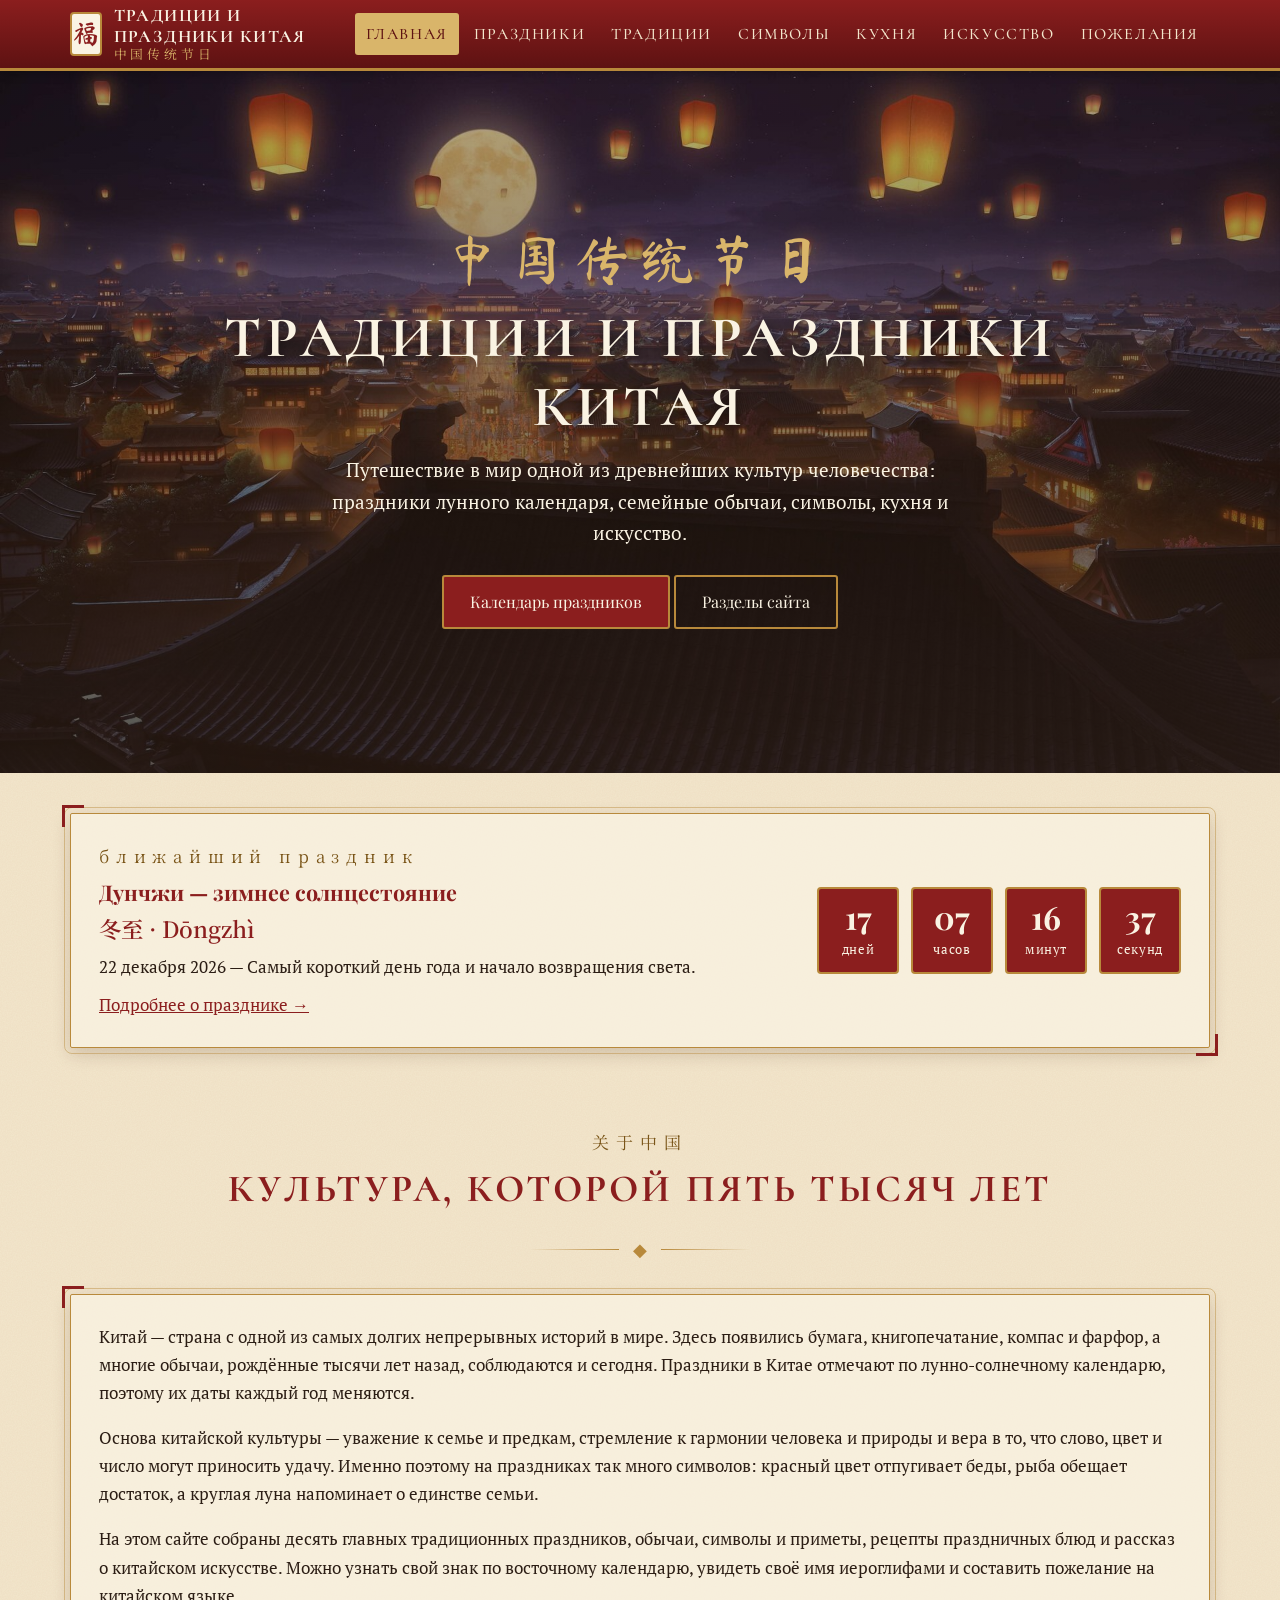
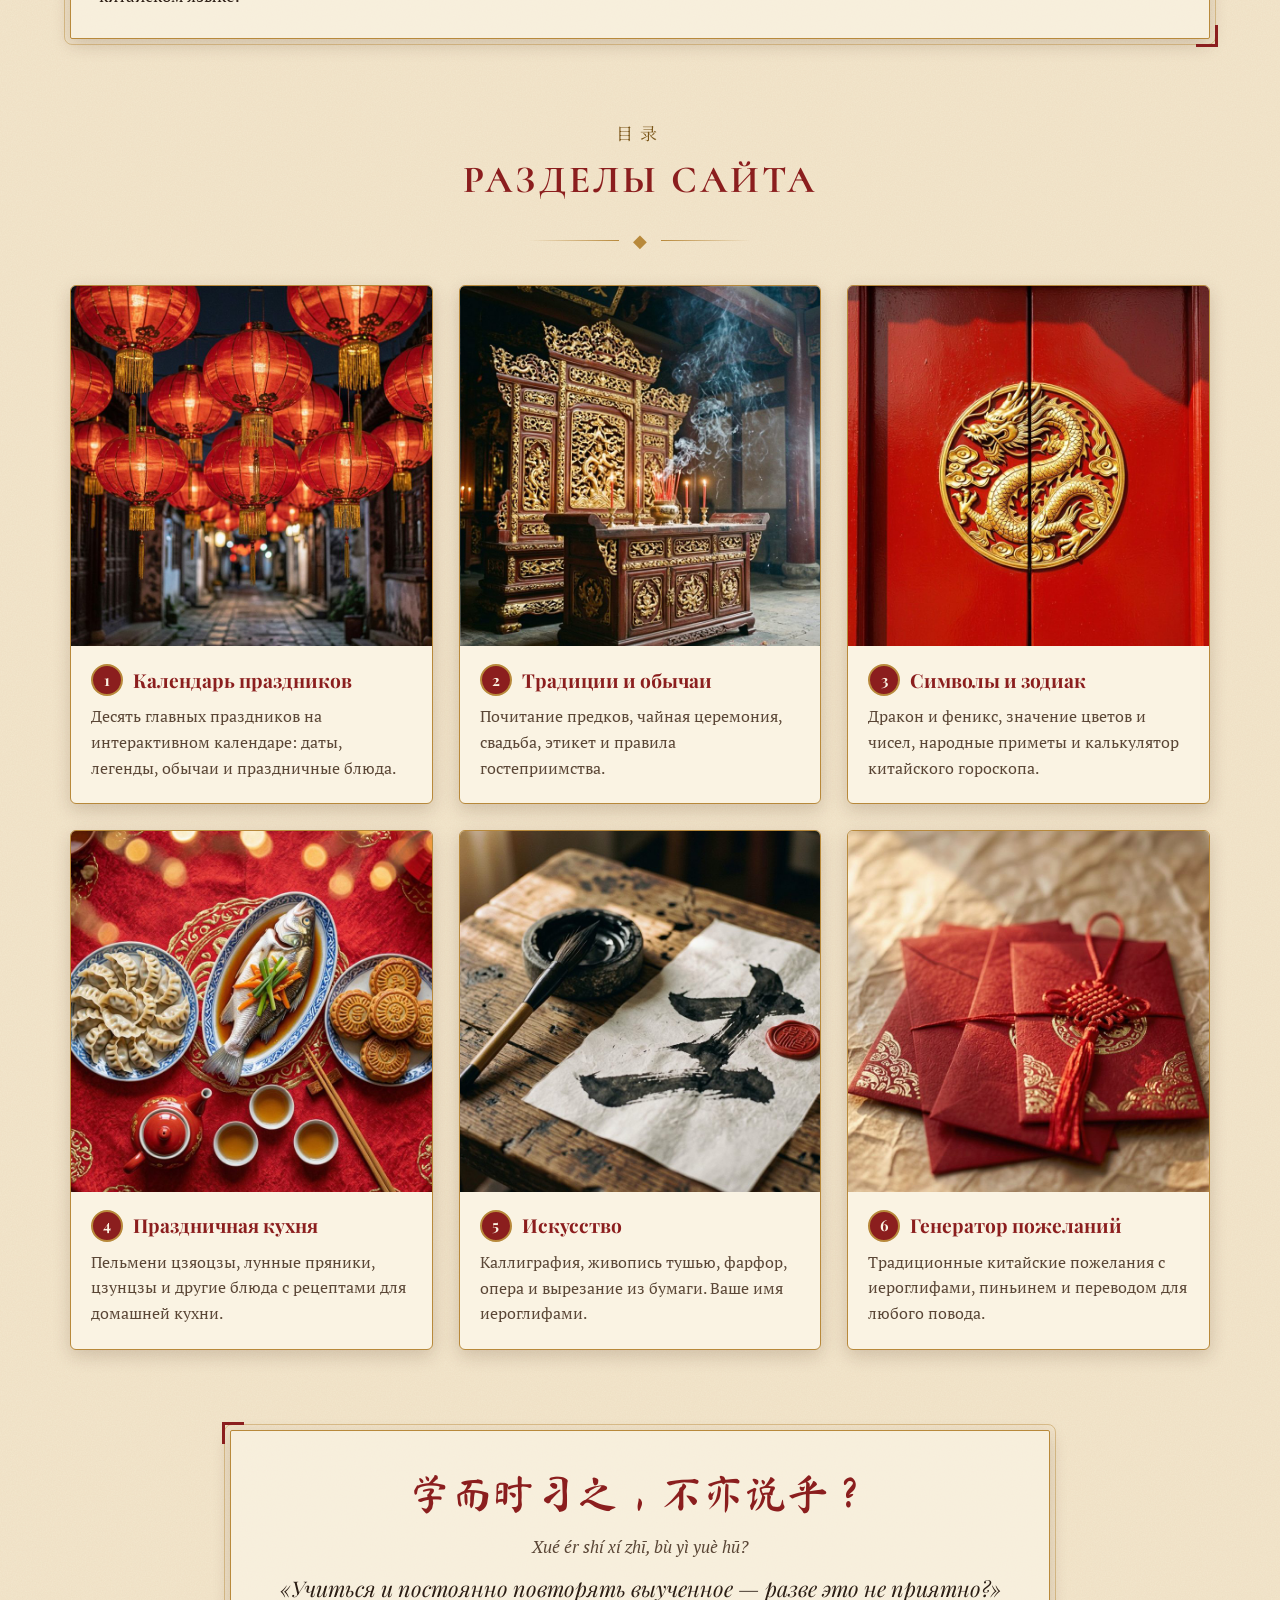
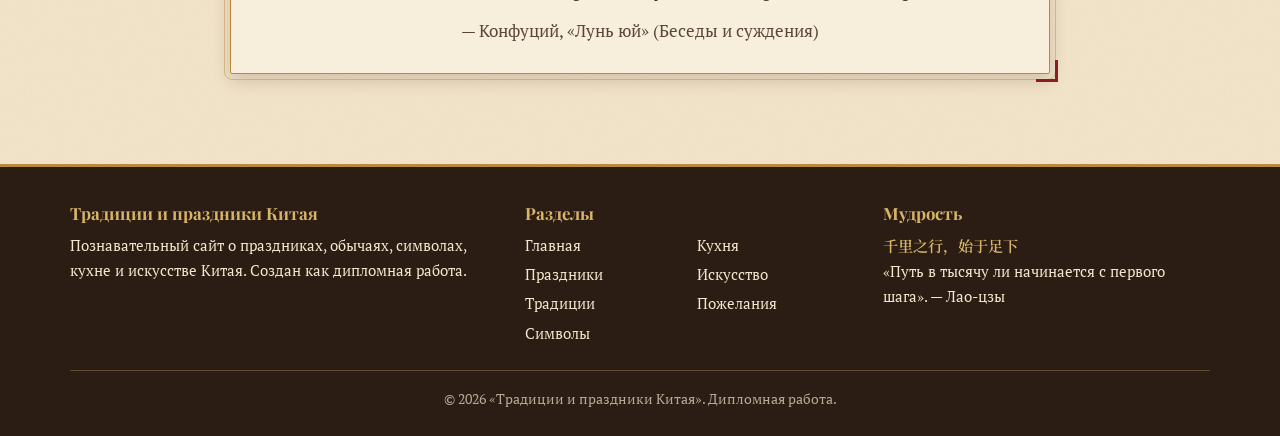
<file: index.html>
<!DOCTYPE html>
<html lang="ru">
<head>
  <meta charset="UTF-8">
  <meta name="viewport" content="width=device-width, initial-scale=1.0">
  <title>Главная — Традиции и праздники Китая</title>
  <meta name="description" content="Традиции и праздники Китая: календарь праздников, обычаи, символы, кухня и искусство Китая.">
  <link rel="icon" href="assets/favicon.svg" type="image/svg+xml">
  <link rel="preconnect" href="https://fonts.googleapis.com">
  <link rel="preconnect" href="https://fonts.gstatic.com" crossorigin>
  <link href="https://fonts.googleapis.com/css2?family=Cormorant+SC:wght@500;700&family=Ma+Shan+Zheng&family=Noto+Serif+SC:wght@400;600&family=PT+Serif:ital,wght@0,400;0,700;1,400&family=Playfair+Display:wght@500;700&display=swap" rel="stylesheet">
  <link rel="stylesheet" href="css/style.css">
</head>
<body>
  <header class="site-header">
    <div class="container">
      <a class="logo" href="index.html">
        <span class="logo-seal">福</span>
        <span class="logo-text">Традиции и праздники Китая<small>中国传统节日</small></span>
      </a>
      <button class="nav-toggle" aria-label="Открыть меню" aria-expanded="false">☰</button>
      <nav class="nav">
        <ul>
          <li><a href="index.html" class="active">Главная</a></li>
          <li><a href="holidays.html">Праздники</a></li>
          <li><a href="traditions.html">Традиции</a></li>
          <li><a href="symbols.html">Символы</a></li>
          <li><a href="cuisine.html">Кухня</a></li>
          <li><a href="art.html">Искусство</a></li>
          <li><a href="wishes.html">Пожелания</a></li>
        </ul>
      </nav>
    </div>
  </header>

  <main>
    <section class="hero">
      <div class="photo" data-img="assets/img/hero.jpg" data-glyph="福"></div>
      <div class="hero-content">
        <div class="hero-cn">中国传统节日</div>
        <h1>Традиции и праздники Китая</h1>
        <p>Путешествие в мир одной из древнейших культур человечества: праздники лунного календаря, семейные обычаи, символы, кухня и искусство.</p>
        <a class="btn" href="holidays.html">Календарь праздников</a>
        <a class="btn btn-outline" href="#sections">Разделы сайта</a>
      </div>
    </section>

    <section>
      <div class="container">
        <div class="frame countdown reveal" data-countdown>
          <div class="countdown-info">
            <span class="eyebrow">ближайший праздник</span>
            <h3 class="cd-name">Праздник</h3>
            <div class="cn cd-cn"></div>
            <p class="cd-date" style="margin:6px 0 10px"></p>
            <a class="cd-link" href="holidays.html">Подробнее о празднике →</a>
          </div>
          <div class="countdown-timer" aria-live="polite">
            <div class="cd-unit"><b data-days>0</b><span>дней</span></div>
            <div class="cd-unit"><b data-hours>00</b><span>часов</span></div>
            <div class="cd-unit"><b data-minutes>00</b><span>минут</span></div>
            <div class="cd-unit"><b data-seconds>00</b><span>секунд</span></div>
          </div>
        </div>
      </div>
    </section>

    <section>
      <div class="container">
        <div class="section-title reveal">
          <span class="eyebrow">关于中国</span>
          <h2>Культура, которой пять тысяч лет</h2>
          <div class="divider"><span>◆</span></div>
        </div>
        <div class="frame reveal">
          <p>Китай — страна с одной из самых долгих непрерывных историй в мире. Здесь появились бумага, книгопечатание, компас и фарфор, а многие обычаи, рождённые тысячи лет назад, соблюдаются и сегодня. Праздники в Китае отмечают по лунно-солнечному календарю, поэтому их даты каждый год меняются.</p>
          <p>Основа китайской культуры — уважение к семье и предкам, стремление к гармонии человека и природы и вера в то, что слово, цвет и число могут приносить удачу. Именно поэтому на праздниках так много символов: красный цвет отпугивает беды, рыба обещает достаток, а круглая луна напоминает о единстве семьи.</p>
          <p style="margin:0">На этом сайте собраны десять главных традиционных праздников, обычаи, символы и приметы, рецепты праздничных блюд и рассказ о китайском искусстве. Можно узнать свой знак по восточному календарю, увидеть своё имя иероглифами и составить пожелание на китайском языке.</p>
        </div>
      </div>
    </section>

    <section id="sections">
      <div class="container">
        <div class="section-title reveal">
          <span class="eyebrow">目录</span>
          <h2>Разделы сайта</h2>
          <div class="divider"><span>◆</span></div>
        </div>
        <div class="cards cards-3">
          <a class="card reveal" href="holidays.html">
            <div class="photo" data-img="assets/img/holidays.jpg" data-glyph="节"></div>
            <div class="card-body">
              <div class="card-title"><span class="num">1</span><h3>Календарь праздников</h3></div>
              <p>Десять главных праздников на интерактивном календаре: даты, легенды, обычаи и праздничные блюда.</p>
            </div>
          </a>
          <a class="card reveal" href="traditions.html">
            <div class="photo" data-img="assets/img/traditions.jpg" data-glyph="礼"></div>
            <div class="card-body">
              <div class="card-title"><span class="num">2</span><h3>Традиции и обычаи</h3></div>
              <p>Почитание предков, чайная церемония, свадьба, этикет и правила гостеприимства.</p>
            </div>
          </a>
          <a class="card reveal" href="symbols.html">
            <div class="photo" data-img="assets/img/symbols.jpg" data-glyph="龙"></div>
            <div class="card-body">
              <div class="card-title"><span class="num">3</span><h3>Символы и зодиак</h3></div>
              <p>Дракон и феникс, значение цветов и чисел, народные приметы и калькулятор китайского гороскопа.</p>
            </div>
          </a>
          <a class="card reveal" href="cuisine.html">
            <div class="photo" data-img="assets/img/cuisine.jpg" data-glyph="食"></div>
            <div class="card-body">
              <div class="card-title"><span class="num">4</span><h3>Праздничная кухня</h3></div>
              <p>Пельмени цзяоцзы, лунные пряники, цзунцзы и другие блюда с рецептами для домашней кухни.</p>
            </div>
          </a>
          <a class="card reveal" href="art.html">
            <div class="photo" data-img="assets/img/art.jpg" data-glyph="墨"></div>
            <div class="card-body">
              <div class="card-title"><span class="num">5</span><h3>Искусство</h3></div>
              <p>Каллиграфия, живопись тушью, фарфор, опера и вырезание из бумаги. Ваше имя иероглифами.</p>
            </div>
          </a>
          <a class="card reveal" href="wishes.html">
            <div class="photo" data-img="assets/img/wishes.jpg" data-glyph="喜"></div>
            <div class="card-body">
              <div class="card-title"><span class="num">6</span><h3>Генератор пожеланий</h3></div>
              <p>Традиционные китайские пожелания с иероглифами, пиньинем и переводом для любого повода.</p>
            </div>
          </a>
        </div>
      </div>
    </section>

    <section>
      <div class="container">
        <div class="frame quote reveal">
          <div class="cn-quote">学而时习之，不亦说乎？</div>
          <div class="pinyin">Xué ér shí xí zhī, bù yì yuè hū?</div>
          <blockquote>«Учиться и постоянно повторять выученное — разве это не приятно?»</blockquote>
          <cite>— Конфуций, «Лунь юй» (Беседы и суждения)</cite>
        </div>
      </div>
    </section>
  </main>

  <footer class="site-footer">
    <div class="container">
      <div class="footer-grid">
        <div>
          <h4>Традиции и праздники Китая</h4>
          <p>Познавательный сайт о праздниках, обычаях, символах, кухне и искусстве Китая. Создан как дипломная работа.</p>
        </div>
        <div>
          <h4>Разделы</h4>
          <ul>
            <li><a href="index.html">Главная</a></li>
            <li><a href="holidays.html">Праздники</a></li>
            <li><a href="traditions.html">Традиции</a></li>
            <li><a href="symbols.html">Символы</a></li>
            <li><a href="cuisine.html">Кухня</a></li>
            <li><a href="art.html">Искусство</a></li>
            <li><a href="wishes.html">Пожелания</a></li>
          </ul>
        </div>
        <div>
          <h4>Мудрость</h4>
          <p><span class="cn">千里之行，始于足下</span><br>«Путь в тысячу ли начинается с первого шага». — Лао-цзы</p>
        </div>
      </div>
      <div class="copyright">© <span id="year">2026</span> «Традиции и праздники Китая». Дипломная работа.</div>
    </div>
  </footer>

  <button class="to-top" aria-label="Наверх" title="Наверх">上</button>

  <script src="js/holidays-data.js"></script>
  <script src="js/main.js"></script>
  <script>document.getElementById("year").textContent = new Date().getFullYear();</script>
</body>
</html>
</file>
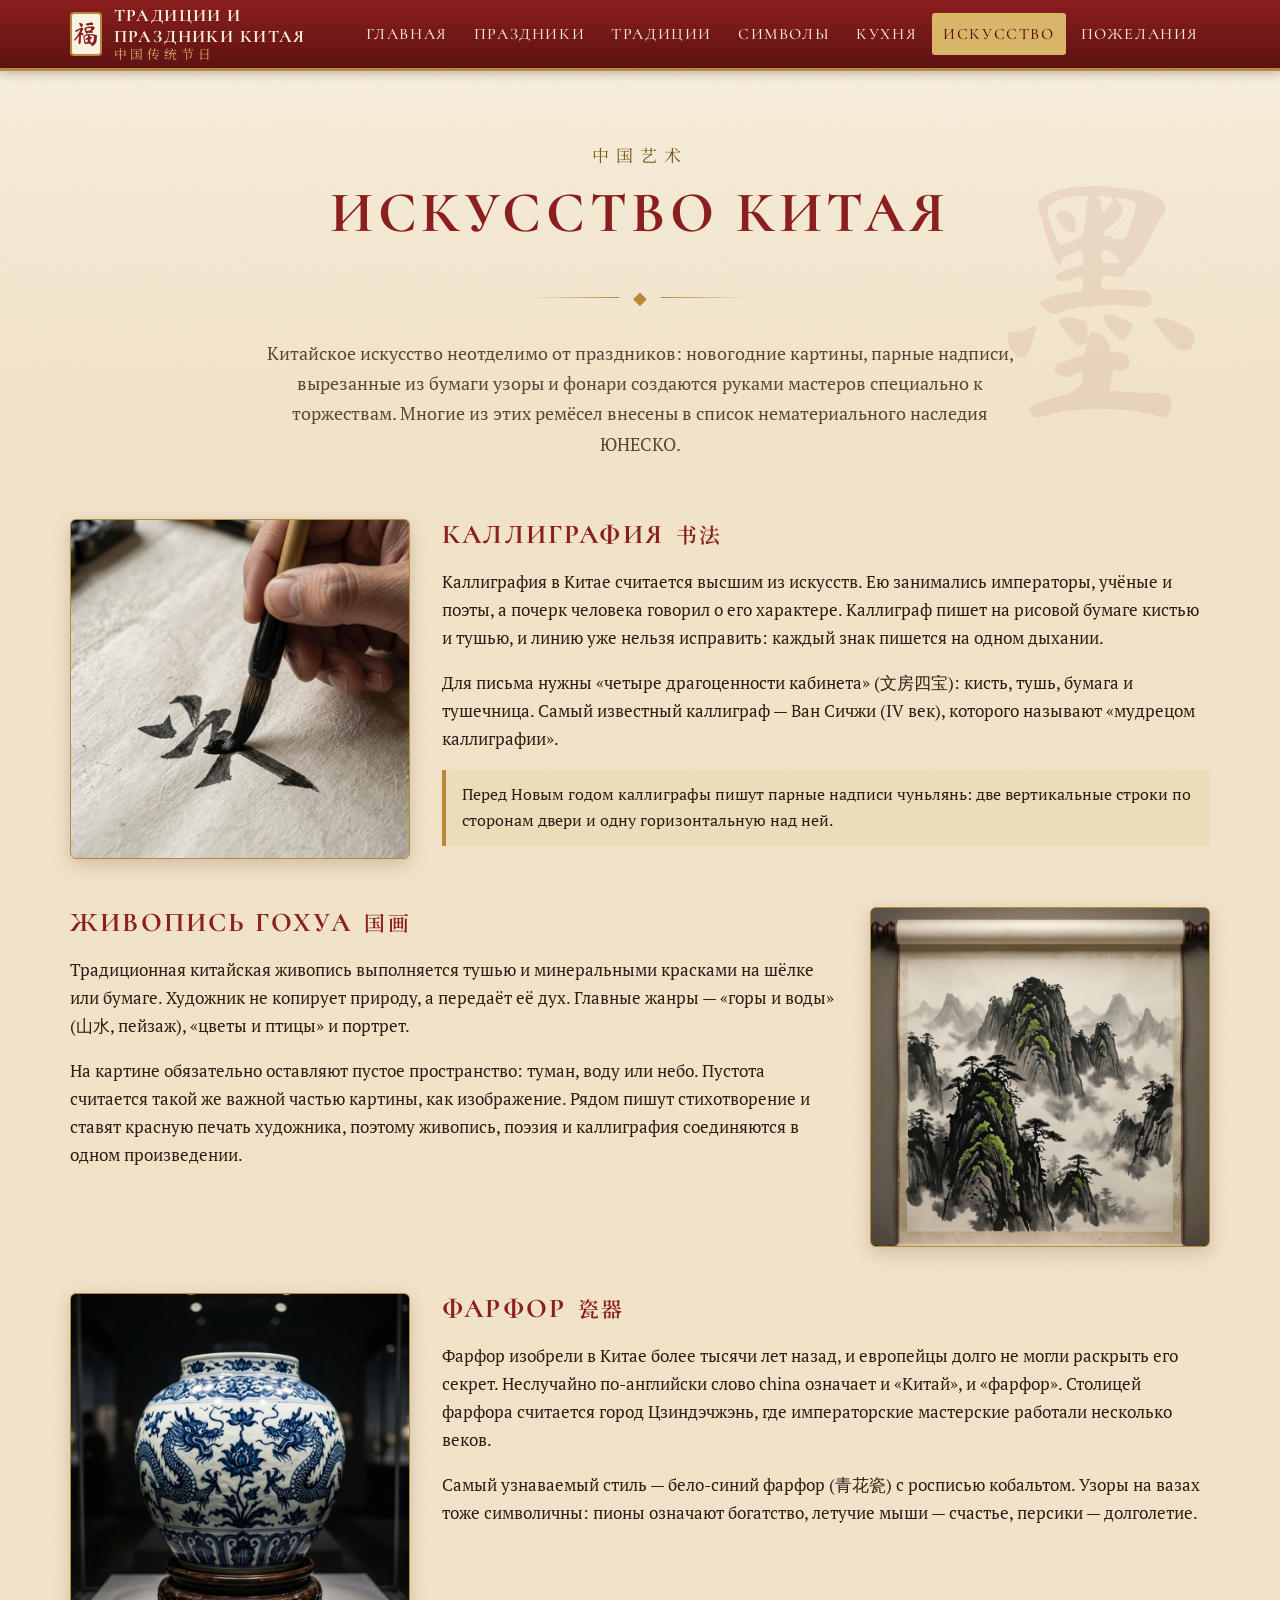
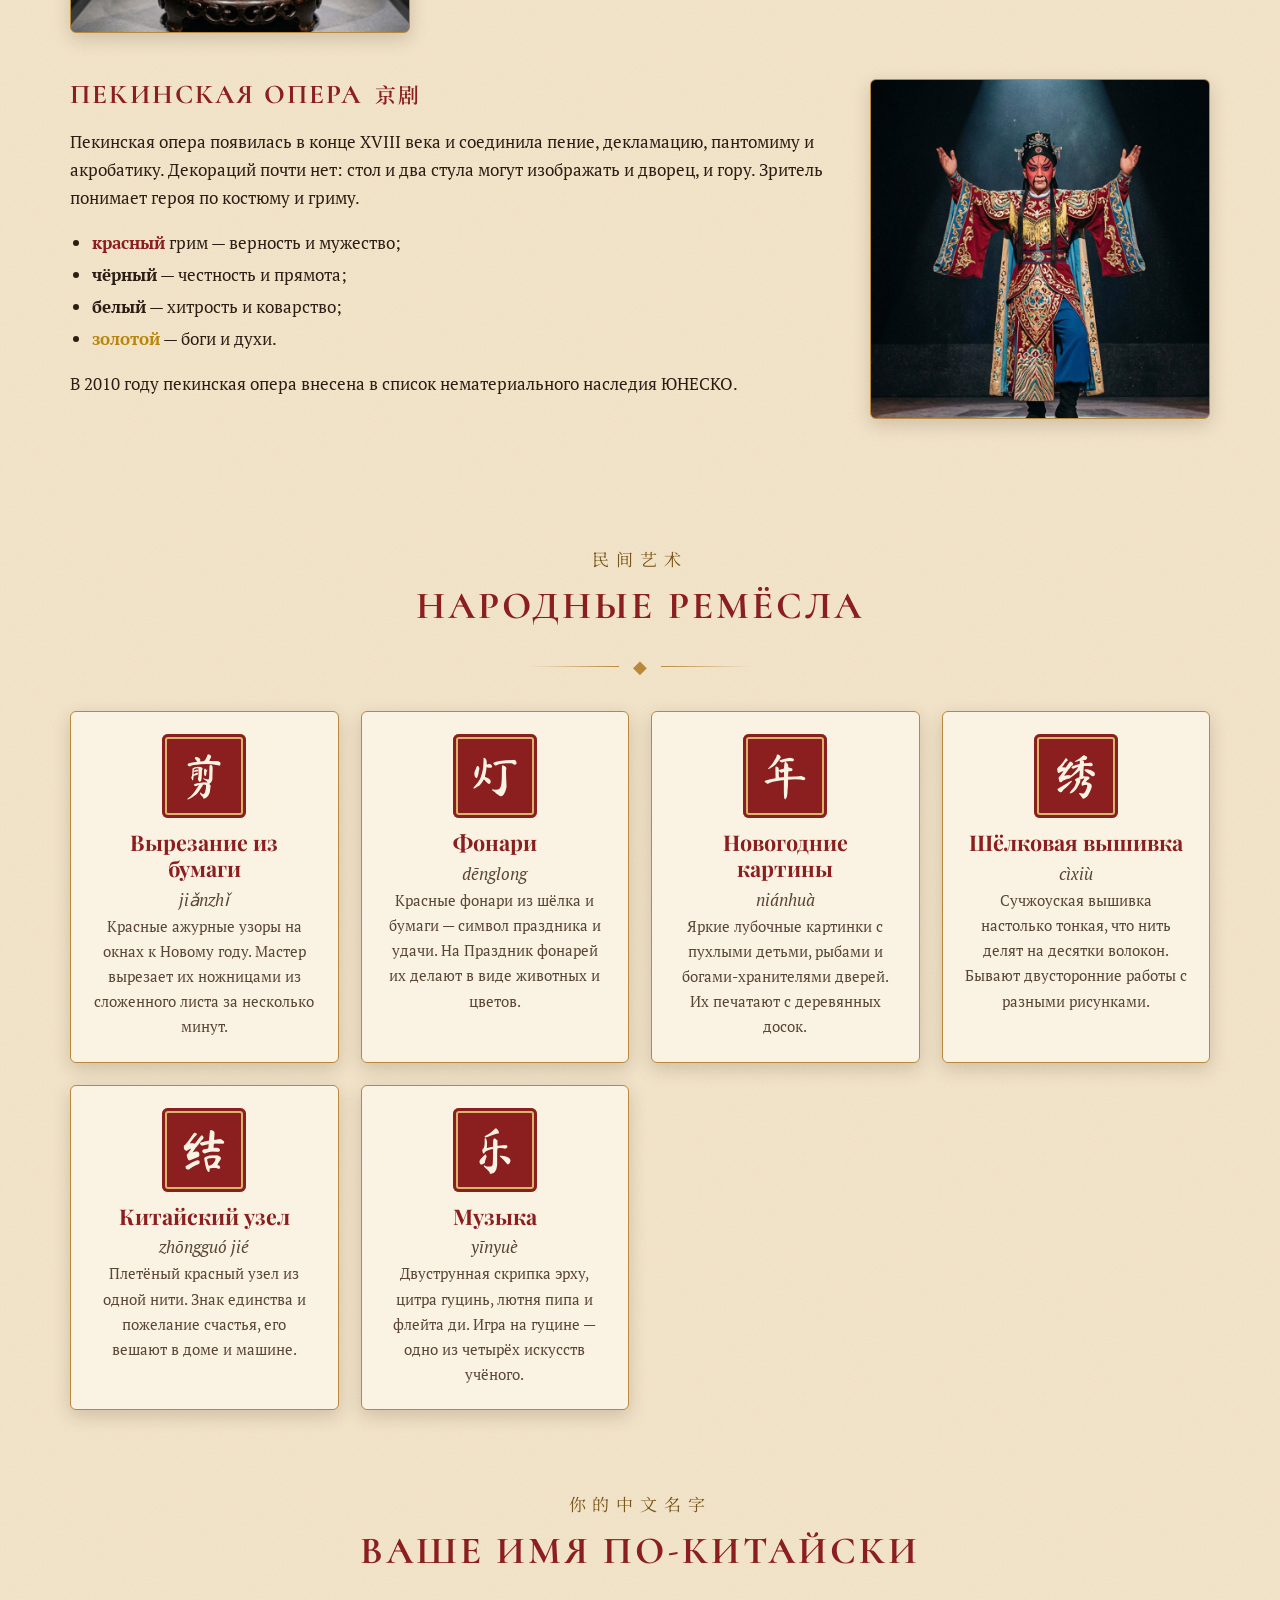
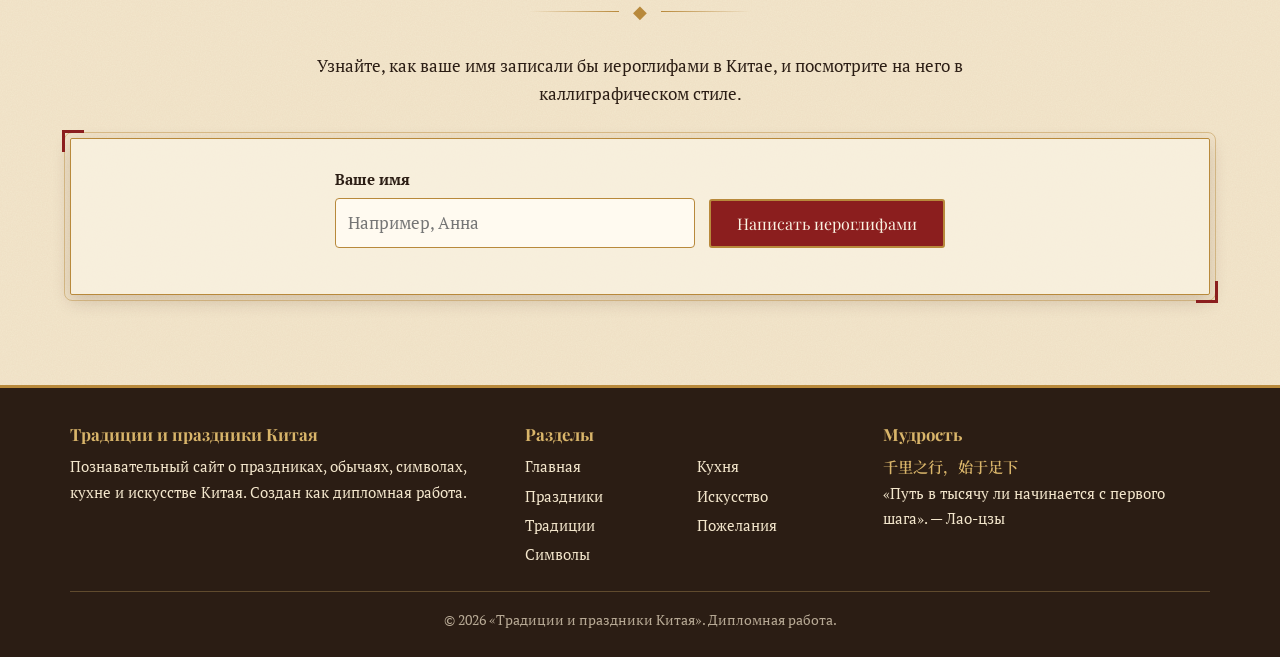
<file: art.html>
<!DOCTYPE html>
<html lang="ru">
<head>
  <meta charset="UTF-8">
  <meta name="viewport" content="width=device-width, initial-scale=1.0">
  <title>Искусство — Традиции и праздники Китая</title>
  <meta name="description" content="Каллиграфия, живопись, фарфор, опера и народные ремёсла Китая. Ваше имя по-китайски.">
  <link rel="icon" href="assets/favicon.svg" type="image/svg+xml">
  <link rel="preconnect" href="https://fonts.googleapis.com">
  <link rel="preconnect" href="https://fonts.gstatic.com" crossorigin>
  <link href="https://fonts.googleapis.com/css2?family=Cormorant+SC:wght@500;700&family=Ma+Shan+Zheng&family=Noto+Serif+SC:wght@400;600&family=PT+Serif:ital,wght@0,400;0,700;1,400&family=Playfair+Display:wght@500;700&display=swap" rel="stylesheet">
  <link rel="stylesheet" href="css/style.css">
</head>
<body>
  <header class="site-header">
    <div class="container">
      <a class="logo" href="index.html">
        <span class="logo-seal">福</span>
        <span class="logo-text">Традиции и праздники Китая<small>中国传统节日</small></span>
      </a>
      <button class="nav-toggle" aria-label="Открыть меню" aria-expanded="false">☰</button>
      <nav class="nav">
        <ul>
          <li><a href="index.html">Главная</a></li>
          <li><a href="holidays.html">Праздники</a></li>
          <li><a href="traditions.html">Традиции</a></li>
          <li><a href="symbols.html">Символы</a></li>
          <li><a href="cuisine.html">Кухня</a></li>
          <li><a href="art.html" class="active">Искусство</a></li>
          <li><a href="wishes.html">Пожелания</a></li>
        </ul>
      </nav>
    </div>
  </header>

  <main>
    <section class="page-hero">
      <span class="hero-glyph" aria-hidden="true">墨</span>
      <div class="container">
        <span class="eyebrow">中国艺术</span>
        <h1>Искусство Китая</h1>
        <div class="divider"><span>◆</span></div>
        <p class="lead">Китайское искусство неотделимо от праздников: новогодние картины, парные надписи, вырезанные из бумаги узоры и фонари создаются руками мастеров специально к торжествам. Многие из этих ремёсел внесены в список нематериального наследия ЮНЕСКО.</p>
      </div>
    </section>

    <section style="padding-top:0">
      <div class="container">
        <article class="article reveal">
          <div class="photo" data-img="assets/img/calligraphy.jpg" data-glyph="书"></div>
          <div>
            <h2>Каллиграфия <span class="cn">书法</span></h2>
            <p>Каллиграфия в Китае считается высшим из искусств. Ею занимались императоры, учёные и поэты, а почерк человека говорил о его характере. Каллиграф пишет на рисовой бумаге кистью и тушью, и линию уже нельзя исправить: каждый знак пишется на одном дыхании.</p>
            <p>Для письма нужны «четыре драгоценности кабинета» (文房四宝): кисть, тушь, бумага и тушечница. Самый известный каллиграф — Ван Сичжи (IV век), которого называют «мудрецом каллиграфии».</p>
            <p class="note">Перед Новым годом каллиграфы пишут парные надписи чуньлянь: две вертикальные строки по сторонам двери и одну горизонтальную над ней.</p>
          </div>
        </article>

        <article class="article reveal">
          <div class="photo" data-img="assets/img/painting.jpg" data-glyph="画"></div>
          <div>
            <h2>Живопись гохуа <span class="cn">国画</span></h2>
            <p>Традиционная китайская живопись выполняется тушью и минеральными красками на шёлке или бумаге. Художник не копирует природу, а передаёт её дух. Главные жанры — «горы и воды» (山水, пейзаж), «цветы и птицы» и портрет.</p>
            <p>На картине обязательно оставляют пустое пространство: туман, воду или небо. Пустота считается такой же важной частью картины, как изображение. Рядом пишут стихотворение и ставят красную печать художника, поэтому живопись, поэзия и каллиграфия соединяются в одном произведении.</p>
          </div>
        </article>

        <article class="article reveal">
          <div class="photo" data-img="assets/img/porcelain.jpg" data-glyph="瓷"></div>
          <div>
            <h2>Фарфор <span class="cn">瓷器</span></h2>
            <p>Фарфор изобрели в Китае более тысячи лет назад, и европейцы долго не могли раскрыть его секрет. Неслучайно по-английски слово china означает и «Китай», и «фарфор». Столицей фарфора считается город Цзиндэчжэнь, где императорские мастерские работали несколько веков.</p>
            <p>Самый узнаваемый стиль — бело-синий фарфор (青花瓷) с росписью кобальтом. Узоры на вазах тоже символичны: пионы означают богатство, летучие мыши — счастье, персики — долголетие.</p>
          </div>
        </article>

        <article class="article reveal">
          <div class="photo" data-img="assets/img/opera.jpg" data-glyph="戏"></div>
          <div>
            <h2>Пекинская опера <span class="cn">京剧</span></h2>
            <p>Пекинская опера появилась в конце XVIII века и соединила пение, декламацию, пантомиму и акробатику. Декораций почти нет: стол и два стула могут изображать и дворец, и гору. Зритель понимает героя по костюму и гриму.</p>
            <ul>
              <li><b style="color:var(--burgundy)">красный</b> грим — верность и мужество;</li>
              <li><b>чёрный</b> — честность и прямота;</li>
              <li><b>белый</b> — хитрость и коварство;</li>
              <li><b style="color:#b8860b">золотой</b> — боги и духи.</li>
            </ul>
            <p>В 2010 году пекинская опера внесена в список нематериального наследия ЮНЕСКО.</p>
          </div>
        </article>
      </div>
    </section>

    <section>
      <div class="container">
        <div class="section-title reveal">
          <span class="eyebrow">民间艺术</span>
          <h2>Народные ремёсла</h2>
          <div class="divider"><span>◆</span></div>
        </div>
        <div class="symbols">
          <div class="symbol reveal"><div class="seal">剪</div><h3>Вырезание из бумаги</h3><div class="pinyin">jiǎnzhǐ</div><p>Красные ажурные узоры на окнах к Новому году. Мастер вырезает их ножницами из сложенного листа за несколько минут.</p></div>
          <div class="symbol reveal"><div class="seal">灯</div><h3>Фонари</h3><div class="pinyin">dēnglong</div><p>Красные фонари из шёлка и бумаги — символ праздника и удачи. На Праздник фонарей их делают в виде животных и цветов.</p></div>
          <div class="symbol reveal"><div class="seal">年</div><h3>Новогодние картины</h3><div class="pinyin">niánhuà</div><p>Яркие лубочные картинки с пухлыми детьми, рыбами и богами-хранителями дверей. Их печатают с деревянных досок.</p></div>
          <div class="symbol reveal"><div class="seal">绣</div><h3>Шёлковая вышивка</h3><div class="pinyin">cìxiù</div><p>Сучжоуская вышивка настолько тонкая, что нить делят на десятки волокон. Бывают двусторонние работы с разными рисунками.</p></div>
          <div class="symbol reveal"><div class="seal">结</div><h3>Китайский узел</h3><div class="pinyin">zhōngguó jié</div><p>Плетёный красный узел из одной нити. Знак единства и пожелание счастья, его вешают в доме и машине.</p></div>
          <div class="symbol reveal"><div class="seal">乐</div><h3>Музыка</h3><div class="pinyin">yīnyuè</div><p>Двуструнная скрипка эрху, цитра гуцинь, лютня пипа и флейта ди. Игра на гуцине — одно из четырёх искусств учёного.</p></div>
        </div>
      </div>
    </section>

    <section id="name">
      <div class="container">
        <div class="section-title reveal">
          <span class="eyebrow">你的中文名字</span>
          <h2>Ваше имя по-китайски</h2>
          <div class="divider"><span>◆</span></div>
          <p class="lead" style="max-width:720px;margin:0 auto">Узнайте, как ваше имя записали бы иероглифами в Китае, и посмотрите на него в каллиграфическом стиле.</p>
        </div>
        <div class="frame reveal">
          <form id="nameForm" class="form-row" style="justify-content:center">
            <div class="field" style="max-width:360px">
              <label for="nameInput">Ваше имя</label>
              <input type="text" id="nameInput" placeholder="Например, Анна" maxlength="20" autocomplete="given-name" required>
            </div>
            <button class="btn" type="submit">Написать иероглифами</button>
          </form>
          <div class="result name-result" id="nameResult" aria-live="polite"></div>
        </div>
      </div>
    </section>
  </main>

  <footer class="site-footer">
    <div class="container">
      <div class="footer-grid">
        <div>
          <h4>Традиции и праздники Китая</h4>
          <p>Познавательный сайт о праздниках, обычаях, символах, кухне и искусстве Китая. Создан как дипломная работа.</p>
        </div>
        <div>
          <h4>Разделы</h4>
          <ul>
            <li><a href="index.html">Главная</a></li>
            <li><a href="holidays.html">Праздники</a></li>
            <li><a href="traditions.html">Традиции</a></li>
            <li><a href="symbols.html">Символы</a></li>
            <li><a href="cuisine.html">Кухня</a></li>
            <li><a href="art.html">Искусство</a></li>
            <li><a href="wishes.html">Пожелания</a></li>
          </ul>
        </div>
        <div>
          <h4>Мудрость</h4>
          <p><span class="cn">千里之行，始于足下</span><br>«Путь в тысячу ли начинается с первого шага». — Лао-цзы</p>
        </div>
      </div>
      <div class="copyright">© <span id="year">2026</span> «Традиции и праздники Китая». Дипломная работа.</div>
    </div>
  </footer>

  <button class="to-top" aria-label="Наверх" title="Наверх">上</button>

  <script src="js/holidays-data.js"></script>
  <script src="js/main.js"></script>
  <script src="js/name.js"></script>
  <script>document.getElementById("year").textContent = new Date().getFullYear();</script>
</body>
</html>
</file>
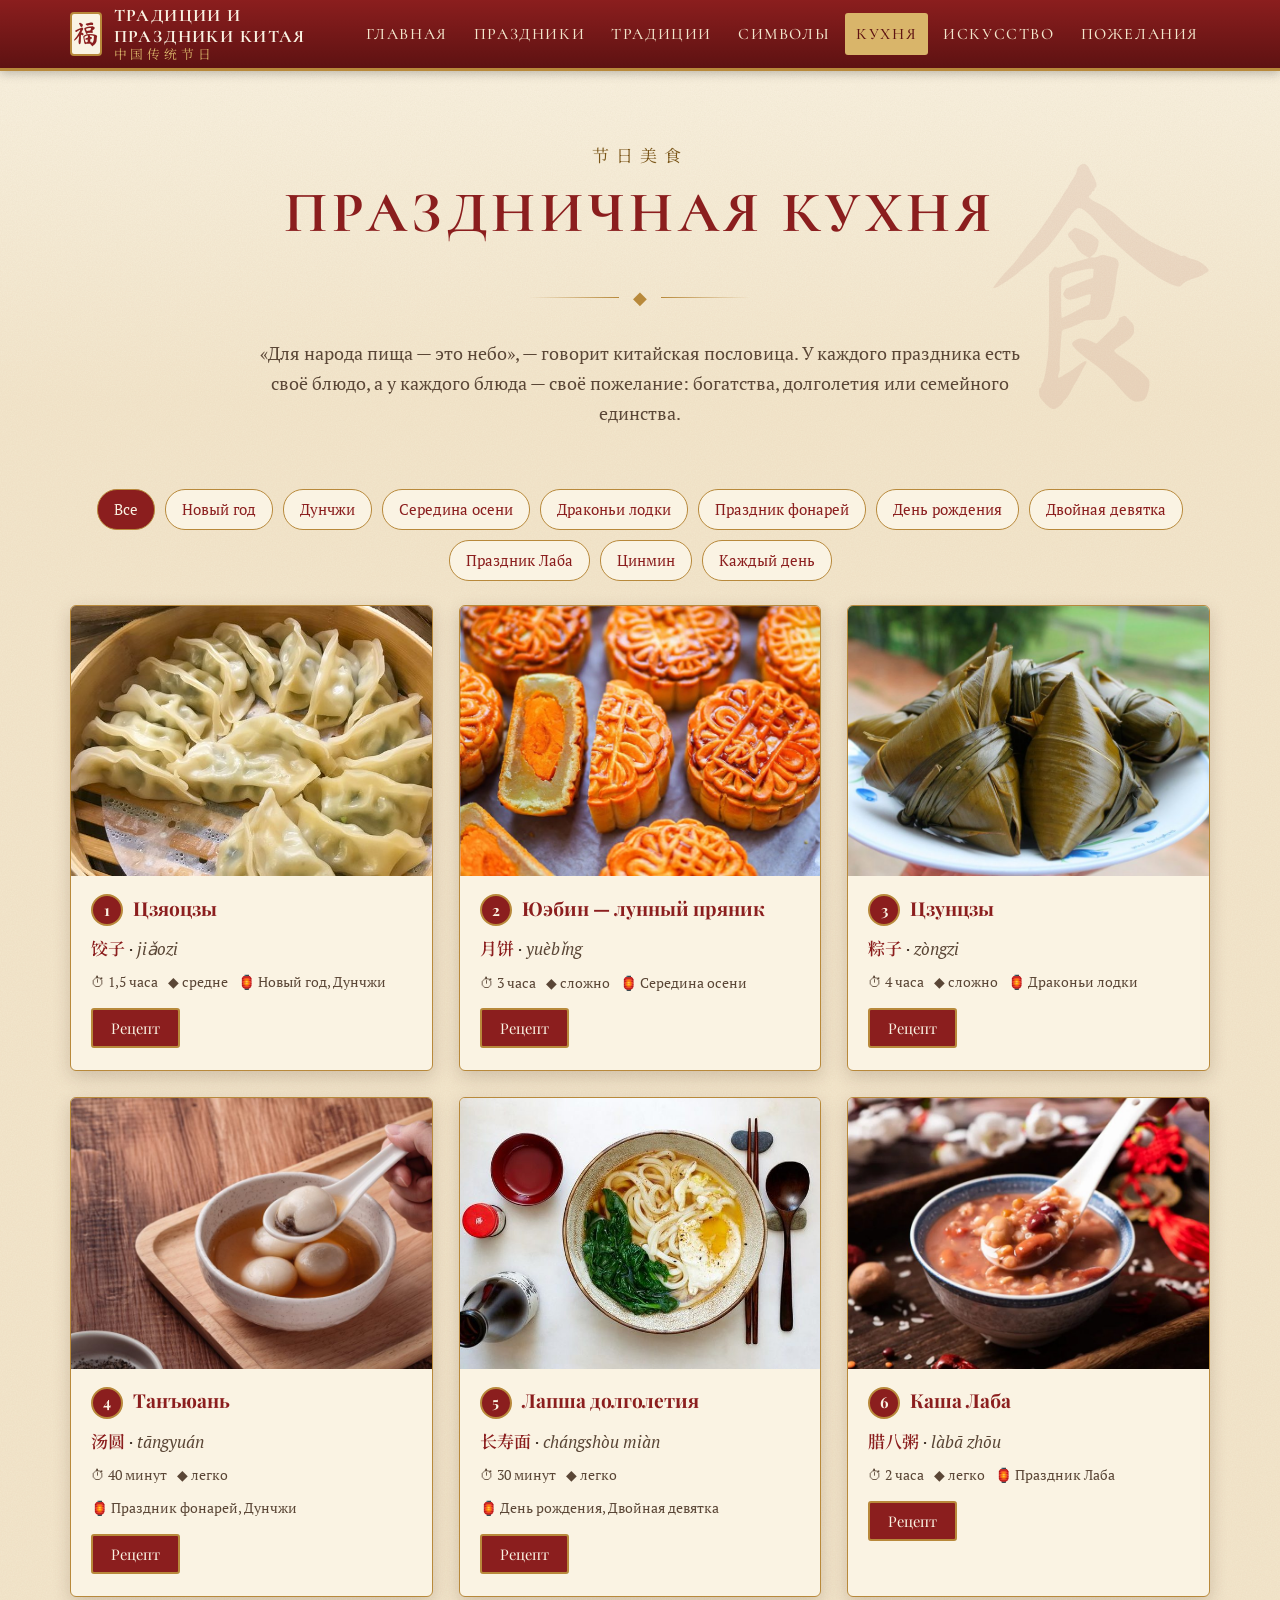
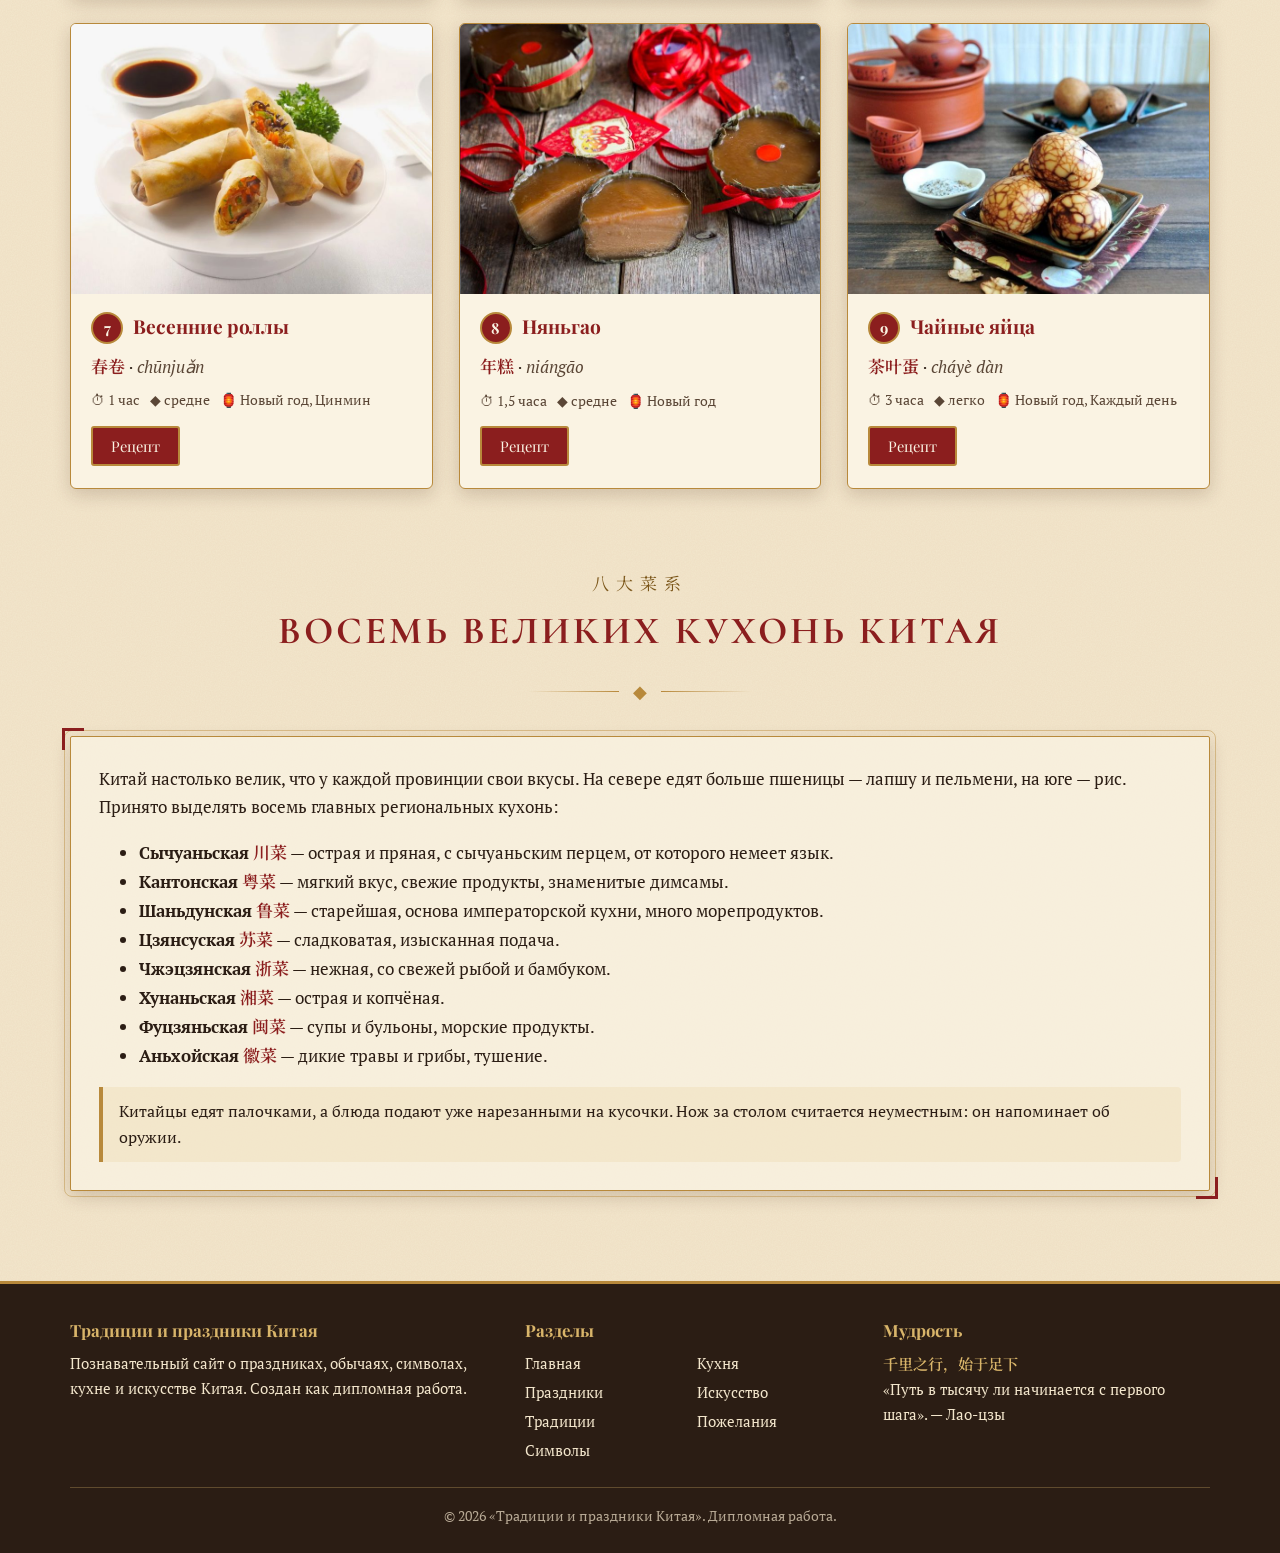
<file: cuisine.html>
<!DOCTYPE html>
<html lang="ru">
<head>
  <meta charset="UTF-8">
  <meta name="viewport" content="width=device-width, initial-scale=1.0">
  <title>Кухня — Традиции и праздники Китая</title>
  <meta name="description" content="Праздничная кухня Китая с рецептами.">
  <link rel="icon" href="assets/favicon.svg" type="image/svg+xml">
  <link rel="preconnect" href="https://fonts.googleapis.com">
  <link rel="preconnect" href="https://fonts.gstatic.com" crossorigin>
  <link href="https://fonts.googleapis.com/css2?family=Cormorant+SC:wght@500;700&family=Ma+Shan+Zheng&family=Noto+Serif+SC:wght@400;600&family=PT+Serif:ital,wght@0,400;0,700;1,400&family=Playfair+Display:wght@500;700&display=swap" rel="stylesheet">
  <link rel="stylesheet" href="css/style.css">
</head>
<body>
  <header class="site-header">
    <div class="container">
      <a class="logo" href="index.html">
        <span class="logo-seal">福</span>
        <span class="logo-text">Традиции и праздники Китая<small>中国传统节日</small></span>
      </a>
      <button class="nav-toggle" aria-label="Открыть меню" aria-expanded="false">☰</button>
      <nav class="nav">
        <ul>
          <li><a href="index.html">Главная</a></li>
          <li><a href="holidays.html">Праздники</a></li>
          <li><a href="traditions.html">Традиции</a></li>
          <li><a href="symbols.html">Символы</a></li>
          <li><a href="cuisine.html" class="active">Кухня</a></li>
          <li><a href="art.html">Искусство</a></li>
          <li><a href="wishes.html">Пожелания</a></li>
        </ul>
      </nav>
    </div>
  </header>

  <main>
    <section class="page-hero">
      <span class="hero-glyph" aria-hidden="true">食</span>
      <div class="container">
        <span class="eyebrow">节日美食</span>
        <h1>Праздничная кухня</h1>
        <div class="divider"><span>◆</span></div>
        <p class="lead">«Для народа пища — это небо», — говорит китайская пословица. У каждого праздника есть своё блюдо, а у каждого блюда — своё пожелание: богатства, долголетия или семейного единства.</p>
      </div>
    </section>

    <section style="padding-top:0">
      <div class="container">
        <div class="toolbar" id="dishFilter" aria-label="Фильтр по празднику"></div>
        <div class="cards" id="dishes"></div>
      </div>
    </section>

    <section>
      <div class="container">
        <div class="section-title reveal">
          <span class="eyebrow">八大菜系</span>
          <h2>Восемь великих кухонь Китая</h2>
          <div class="divider"><span>◆</span></div>
        </div>
        <div class="frame reveal">
          <p>Китай настолько велик, что у каждой провинции свои вкусы. На севере едят больше пшеницы — лапшу и пельмени, на юге — рис. Принято выделять восемь главных региональных кухонь:</p>
          <ul>
            <li><b>Сычуаньская</b> <span class="cn">川菜</span> — острая и пряная, с сычуаньским перцем, от которого немеет язык.</li>
            <li><b>Кантонская</b> <span class="cn">粤菜</span> — мягкий вкус, свежие продукты, знаменитые димсамы.</li>
            <li><b>Шаньдунская</b> <span class="cn">鲁菜</span> — старейшая, основа императорской кухни, много морепродуктов.</li>
            <li><b>Цзянсуская</b> <span class="cn">苏菜</span> — сладковатая, изысканная подача.</li>
            <li><b>Чжэцзянская</b> <span class="cn">浙菜</span> — нежная, со свежей рыбой и бамбуком.</li>
            <li><b>Хунаньская</b> <span class="cn">湘菜</span> — острая и копчёная.</li>
            <li><b>Фуцзяньская</b> <span class="cn">闽菜</span> — супы и бульоны, морские продукты.</li>
            <li><b>Аньхойская</b> <span class="cn">徽菜</span> — дикие травы и грибы, тушение.</li>
          </ul>
          <p class="note" style="margin:0">Китайцы едят палочками, а блюда подают уже нарезанными на кусочки. Нож за столом считается неуместным: он напоминает об оружии.</p>
        </div>
      </div>
    </section>

    <div class="modal" id="recipeModal" role="dialog" aria-modal="true" aria-label="Рецепт">
      <div class="modal-box frame">
        <button class="modal-close" aria-label="Закрыть">×</button>
        <div class="modal-content"></div>
      </div>
    </div>
  </main>

  <footer class="site-footer">
    <div class="container">
      <div class="footer-grid">
        <div>
          <h4>Традиции и праздники Китая</h4>
          <p>Познавательный сайт о праздниках, обычаях, символах, кухне и искусстве Китая. Создан как дипломная работа.</p>
        </div>
        <div>
          <h4>Разделы</h4>
          <ul>
            <li><a href="index.html">Главная</a></li>
            <li><a href="holidays.html">Праздники</a></li>
            <li><a href="traditions.html">Традиции</a></li>
            <li><a href="symbols.html">Символы</a></li>
            <li><a href="cuisine.html">Кухня</a></li>
            <li><a href="art.html">Искусство</a></li>
            <li><a href="wishes.html">Пожелания</a></li>
          </ul>
        </div>
        <div>
          <h4>Мудрость</h4>
          <p><span class="cn">千里之行，始于足下</span><br>«Путь в тысячу ли начинается с первого шага». — Лао-цзы</p>
        </div>
      </div>
      <div class="copyright">© <span id="year">2026</span> «Традиции и праздники Китая». Дипломная работа.</div>
    </div>
  </footer>

  <button class="to-top" aria-label="Наверх" title="Наверх">上</button>

  <script src="js/holidays-data.js"></script>
  <script src="js/main.js"></script>
  <script src="js/cuisine.js"></script>
  <script>document.getElementById("year").textContent = new Date().getFullYear();</script>
</body>
</html>
</file>
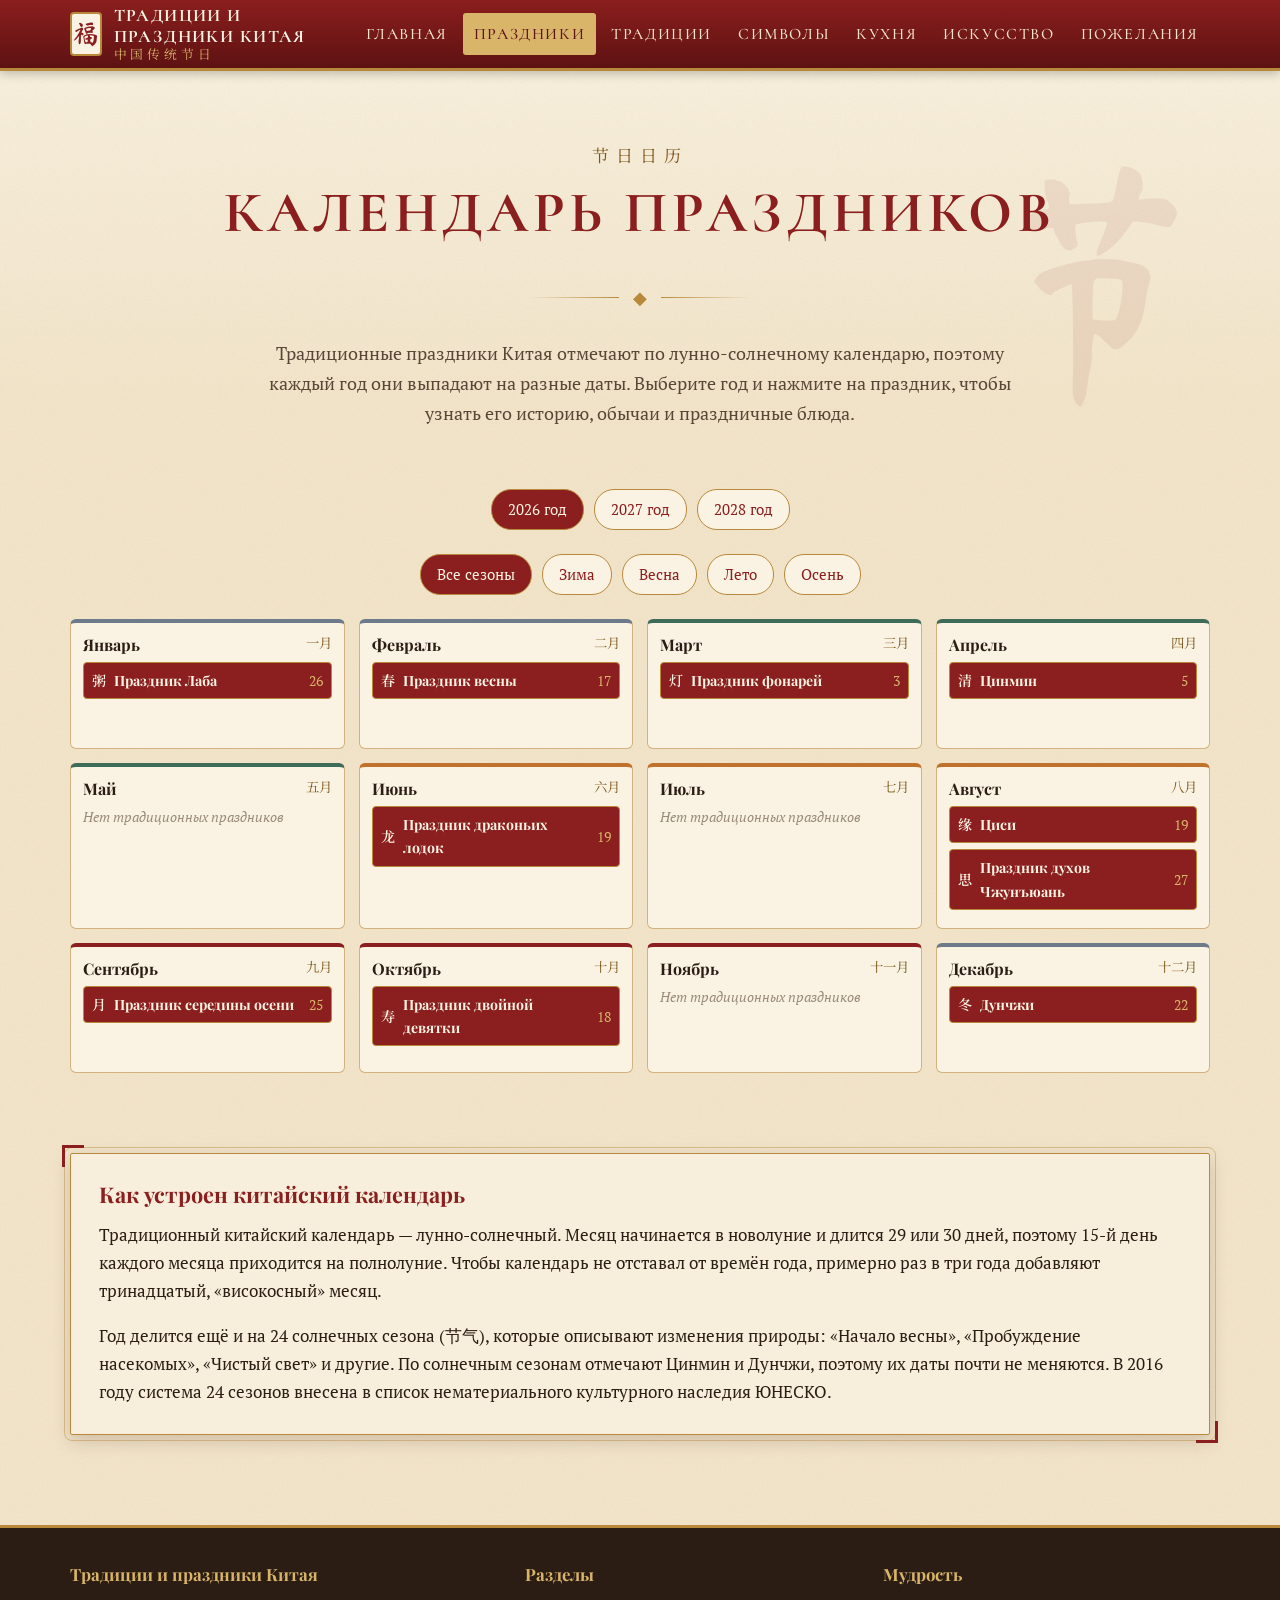
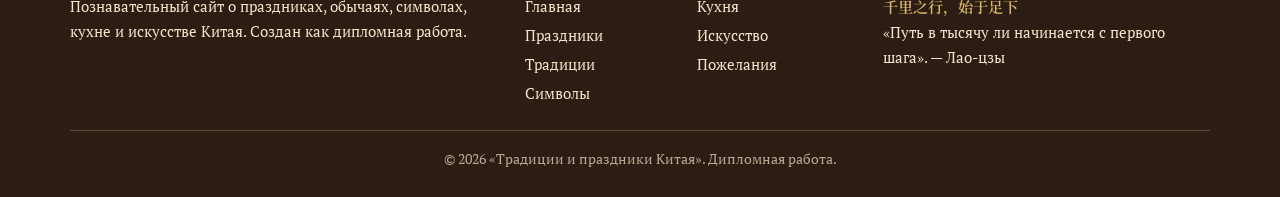
<file: holidays.html>
<!DOCTYPE html>
<html lang="ru">
<head>
  <meta charset="UTF-8">
  <meta name="viewport" content="width=device-width, initial-scale=1.0">
  <title>Календарь праздников — Традиции и праздники Китая</title>
  <meta name="description" content="Интерактивный календарь десяти главных традиционных праздников Китая.">
  <link rel="icon" href="assets/favicon.svg" type="image/svg+xml">
  <link rel="preconnect" href="https://fonts.googleapis.com">
  <link rel="preconnect" href="https://fonts.gstatic.com" crossorigin>
  <link href="https://fonts.googleapis.com/css2?family=Cormorant+SC:wght@500;700&family=Ma+Shan+Zheng&family=Noto+Serif+SC:wght@400;600&family=PT+Serif:ital,wght@0,400;0,700;1,400&family=Playfair+Display:wght@500;700&display=swap" rel="stylesheet">
  <link rel="stylesheet" href="css/style.css">
</head>
<body>
  <header class="site-header">
    <div class="container">
      <a class="logo" href="index.html">
        <span class="logo-seal">福</span>
        <span class="logo-text">Традиции и праздники Китая<small>中国传统节日</small></span>
      </a>
      <button class="nav-toggle" aria-label="Открыть меню" aria-expanded="false">☰</button>
      <nav class="nav">
        <ul>
          <li><a href="index.html">Главная</a></li>
          <li><a href="holidays.html" class="active">Праздники</a></li>
          <li><a href="traditions.html">Традиции</a></li>
          <li><a href="symbols.html">Символы</a></li>
          <li><a href="cuisine.html">Кухня</a></li>
          <li><a href="art.html">Искусство</a></li>
          <li><a href="wishes.html">Пожелания</a></li>
        </ul>
      </nav>
    </div>
  </header>

  <main>
    <section class="page-hero">
      <span class="hero-glyph" aria-hidden="true">节</span>
      <div class="container">
        <span class="eyebrow">节日日历</span>
        <h1>Календарь праздников</h1>
        <div class="divider"><span>◆</span></div>
        <p class="lead">Традиционные праздники Китая отмечают по лунно-солнечному календарю, поэтому каждый год они выпадают на разные даты. Выберите год и нажмите на праздник, чтобы узнать его историю, обычаи и праздничные блюда.</p>
      </div>
    </section>

    <section style="padding-top:0">
      <div class="container">
        <div class="toolbar" id="yearBar" aria-label="Выбор года"></div>
        <div class="toolbar" id="seasonBar" aria-label="Фильтр по сезону">
          <button class="chip active" data-season="all">Все сезоны</button>
          <button class="chip" data-season="winter">Зима</button>
          <button class="chip" data-season="spring">Весна</button>
          <button class="chip" data-season="summer">Лето</button>
          <button class="chip" data-season="autumn">Осень</button>
        </div>

        <div class="calendar" id="calendar"></div>

        <div class="frame holiday-detail" id="detail" tabindex="-1"></div>
      </div>
    </section>

    <section>
      <div class="container">
        <div class="frame reveal">
          <h3>Как устроен китайский календарь</h3>
          <p>Традиционный китайский календарь — лунно-солнечный. Месяц начинается в новолуние и длится 29 или 30 дней, поэтому 15-й день каждого месяца приходится на полнолуние. Чтобы календарь не отставал от времён года, примерно раз в три года добавляют тринадцатый, «високосный» месяц.</p>
          <p style="margin:0">Год делится ещё и на 24 солнечных сезона (节气), которые описывают изменения природы: «Начало весны», «Пробуждение насекомых», «Чистый свет» и другие. По солнечным сезонам отмечают Цинмин и Дунчжи, поэтому их даты почти не меняются. В 2016 году система 24 сезонов внесена в список нематериального культурного наследия ЮНЕСКО.</p>
        </div>
      </div>
    </section>
  </main>

  <footer class="site-footer">
    <div class="container">
      <div class="footer-grid">
        <div>
          <h4>Традиции и праздники Китая</h4>
          <p>Познавательный сайт о праздниках, обычаях, символах, кухне и искусстве Китая. Создан как дипломная работа.</p>
        </div>
        <div>
          <h4>Разделы</h4>
          <ul>
            <li><a href="index.html">Главная</a></li>
            <li><a href="holidays.html">Праздники</a></li>
            <li><a href="traditions.html">Традиции</a></li>
            <li><a href="symbols.html">Символы</a></li>
            <li><a href="cuisine.html">Кухня</a></li>
            <li><a href="art.html">Искусство</a></li>
            <li><a href="wishes.html">Пожелания</a></li>
          </ul>
        </div>
        <div>
          <h4>Мудрость</h4>
          <p><span class="cn">千里之行，始于足下</span><br>«Путь в тысячу ли начинается с первого шага». — Лао-цзы</p>
        </div>
      </div>
      <div class="copyright">© <span id="year">2026</span> «Традиции и праздники Китая». Дипломная работа.</div>
    </div>
  </footer>

  <button class="to-top" aria-label="Наверх" title="Наверх">上</button>

  <script src="js/holidays-data.js"></script>
  <script src="js/main.js"></script>
  <script src="js/holidays.js"></script>
  <script>document.getElementById("year").textContent = new Date().getFullYear();</script>
</body>
</html>
</file>
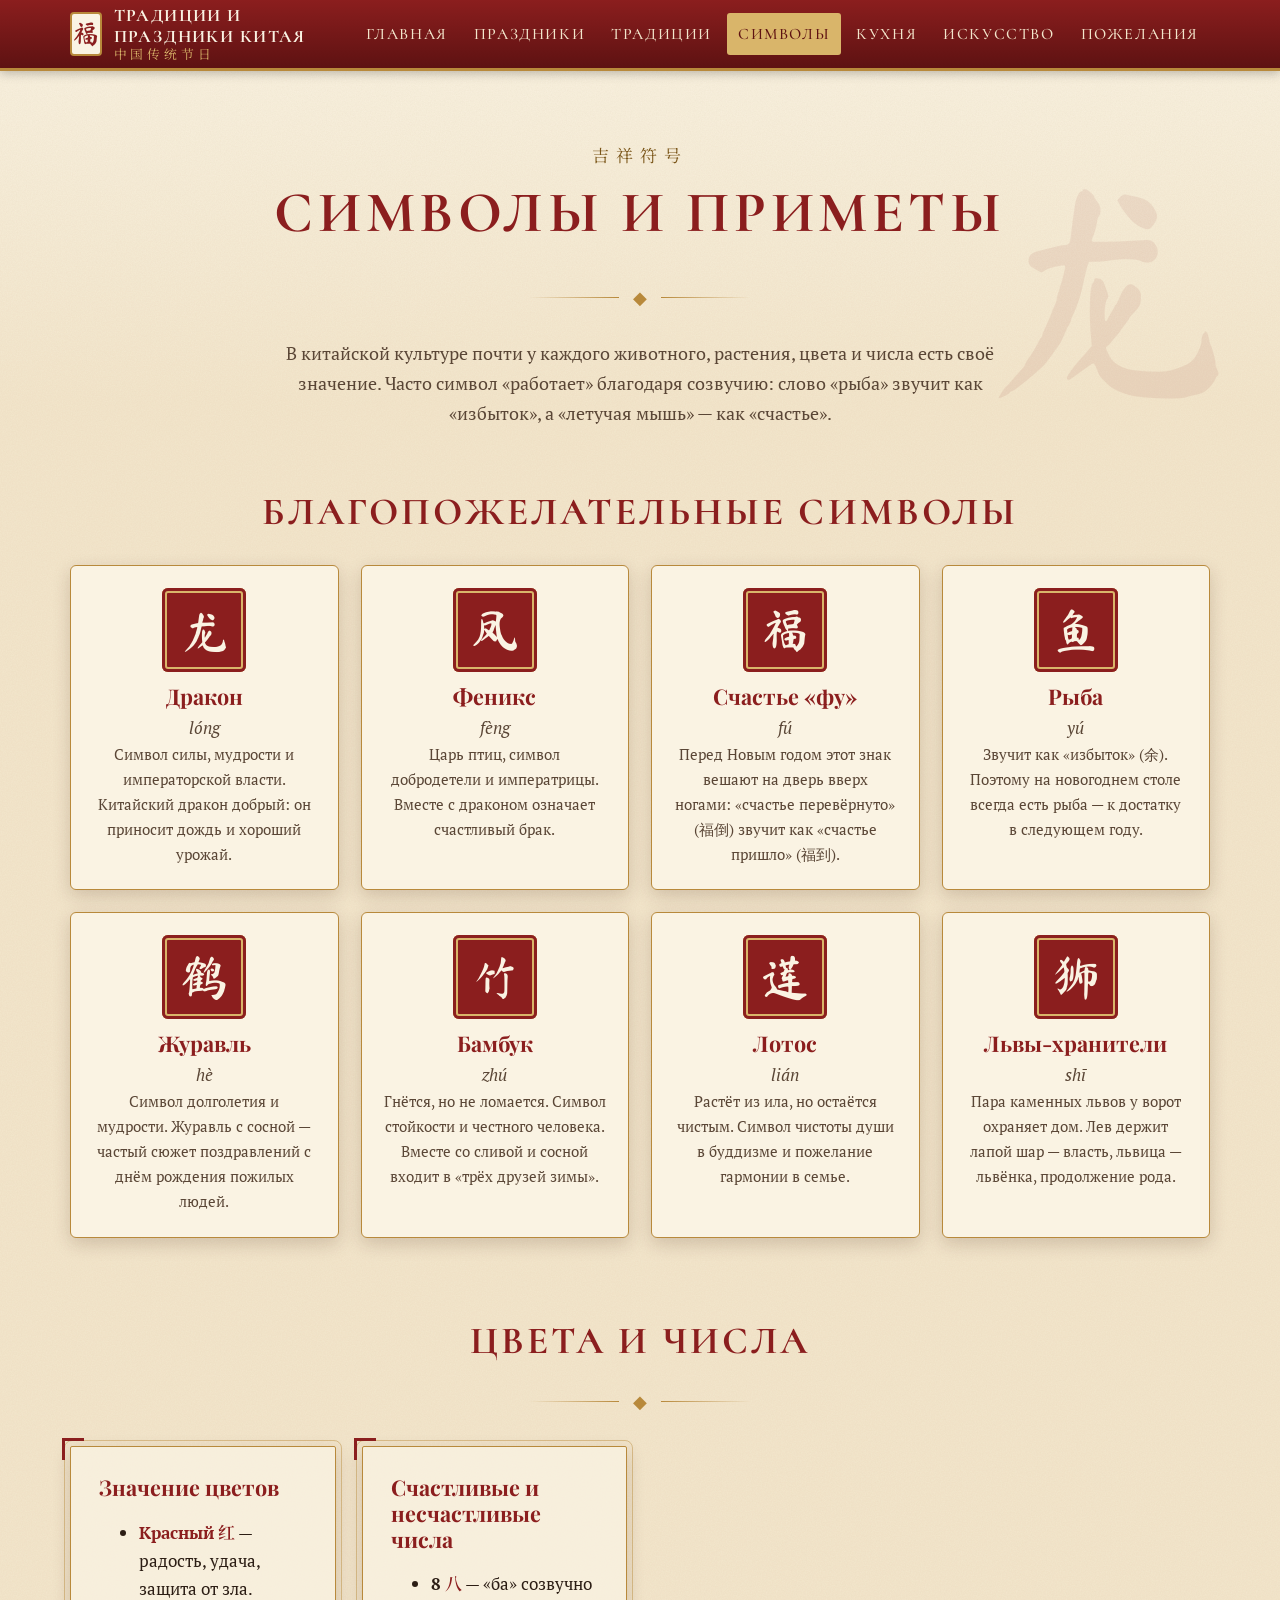
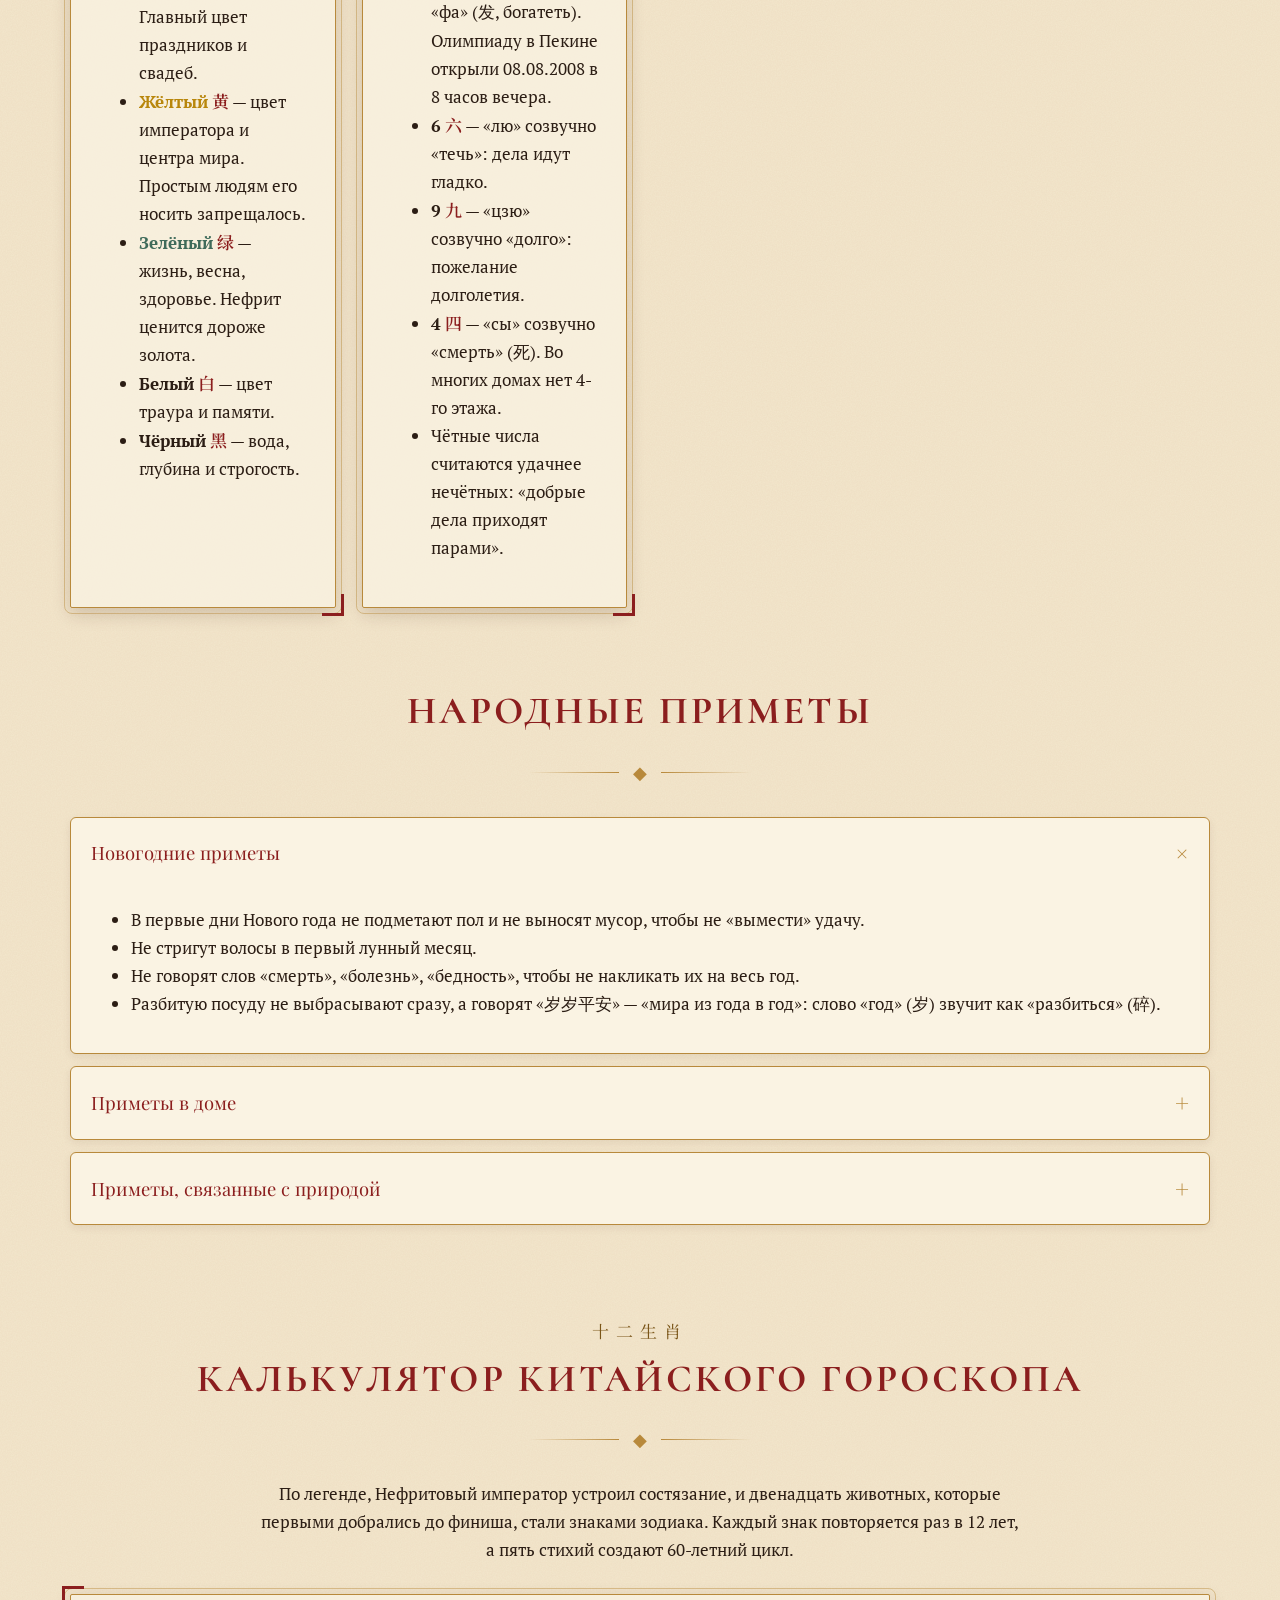
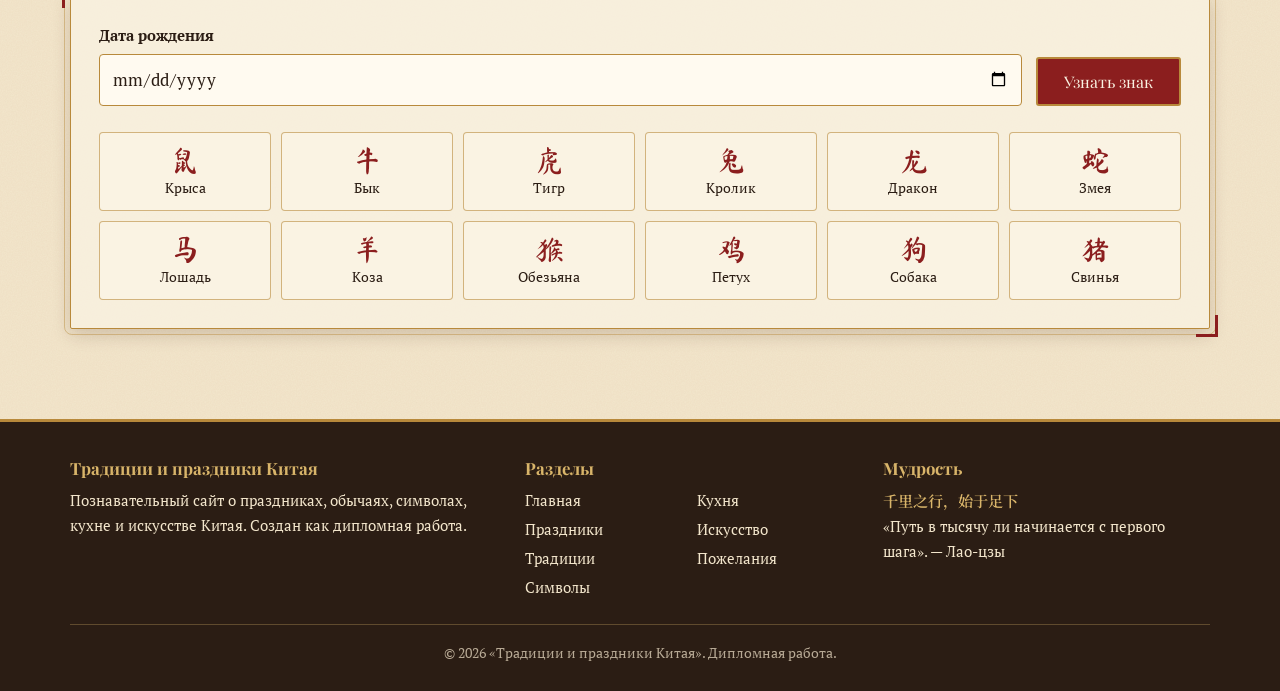
<file: symbols.html>
<!DOCTYPE html>
<html lang="ru">
<head>
  <meta charset="UTF-8">
  <meta name="viewport" content="width=device-width, initial-scale=1.0">
  <title>Символы и зодиак — Традиции и праздники Китая</title>
  <meta name="description" content="Символы, цвета, числа и приметы Китая, калькулятор китайского гороскопа.">
  <link rel="icon" href="assets/favicon.svg" type="image/svg+xml">
  <link rel="preconnect" href="https://fonts.googleapis.com">
  <link rel="preconnect" href="https://fonts.gstatic.com" crossorigin>
  <link href="https://fonts.googleapis.com/css2?family=Cormorant+SC:wght@500;700&family=Ma+Shan+Zheng&family=Noto+Serif+SC:wght@400;600&family=PT+Serif:ital,wght@0,400;0,700;1,400&family=Playfair+Display:wght@500;700&display=swap" rel="stylesheet">
  <link rel="stylesheet" href="css/style.css">
</head>
<body>
  <header class="site-header">
    <div class="container">
      <a class="logo" href="index.html">
        <span class="logo-seal">福</span>
        <span class="logo-text">Традиции и праздники Китая<small>中国传统节日</small></span>
      </a>
      <button class="nav-toggle" aria-label="Открыть меню" aria-expanded="false">☰</button>
      <nav class="nav">
        <ul>
          <li><a href="index.html">Главная</a></li>
          <li><a href="holidays.html">Праздники</a></li>
          <li><a href="traditions.html">Традиции</a></li>
          <li><a href="symbols.html" class="active">Символы</a></li>
          <li><a href="cuisine.html">Кухня</a></li>
          <li><a href="art.html">Искусство</a></li>
          <li><a href="wishes.html">Пожелания</a></li>
        </ul>
      </nav>
    </div>
  </header>

  <main>
    <section class="page-hero">
      <span class="hero-glyph" aria-hidden="true">龙</span>
      <div class="container">
        <span class="eyebrow">吉祥符号</span>
        <h1>Символы и приметы</h1>
        <div class="divider"><span>◆</span></div>
        <p class="lead">В китайской культуре почти у каждого животного, растения, цвета и числа есть своё значение. Часто символ «работает» благодаря созвучию: слово «рыба» звучит как «избыток», а «летучая мышь» — как «счастье».</p>
      </div>
    </section>

    <section style="padding-top:0">
      <div class="container">
        <div class="section-title reveal">
          <h2>Благопожелательные символы</h2>
        </div>
        <div class="symbols">
          <div class="symbol reveal"><div class="seal">龙</div><h3>Дракон</h3><div class="pinyin">lóng</div><p>Символ силы, мудрости и императорской власти. Китайский дракон добрый: он приносит дождь и хороший урожай.</p></div>
          <div class="symbol reveal"><div class="seal">凤</div><h3>Феникс</h3><div class="pinyin">fèng</div><p>Царь птиц, символ добродетели и императрицы. Вместе с драконом означает счастливый брак.</p></div>
          <div class="symbol reveal"><div class="seal">福</div><h3>Счастье «фу»</h3><div class="pinyin">fú</div><p>Перед Новым годом этот знак вешают на дверь вверх ногами: «счастье перевёрнуто» (福倒) звучит как «счастье пришло» (福到).</p></div>
          <div class="symbol reveal"><div class="seal">鱼</div><h3>Рыба</h3><div class="pinyin">yú</div><p>Звучит как «избыток» (余). Поэтому на новогоднем столе всегда есть рыба — к достатку в следующем году.</p></div>
          <div class="symbol reveal"><div class="seal">鹤</div><h3>Журавль</h3><div class="pinyin">hè</div><p>Символ долголетия и мудрости. Журавль с сосной — частый сюжет поздравлений с днём рождения пожилых людей.</p></div>
          <div class="symbol reveal"><div class="seal">竹</div><h3>Бамбук</h3><div class="pinyin">zhú</div><p>Гнётся, но не ломается. Символ стойкости и честного человека. Вместе со сливой и сосной входит в «трёх друзей зимы».</p></div>
          <div class="symbol reveal"><div class="seal">莲</div><h3>Лотос</h3><div class="pinyin">lián</div><p>Растёт из ила, но остаётся чистым. Символ чистоты души в буддизме и пожелание гармонии в семье.</p></div>
          <div class="symbol reveal"><div class="seal">狮</div><h3>Львы-хранители</h3><div class="pinyin">shī</div><p>Пара каменных львов у ворот охраняет дом. Лев держит лапой шар — власть, львица — львёнка, продолжение рода.</p></div>
        </div>
      </div>
    </section>

    <section>
      <div class="container">
        <div class="section-title reveal">
          <h2>Цвета и числа</h2>
          <div class="divider"><span>◆</span></div>
        </div>
        <div class="cards">
          <div class="frame reveal">
            <h3>Значение цветов</h3>
            <ul>
              <li><b style="color:var(--burgundy)">Красный</b> <span class="cn">红</span> — радость, удача, защита от зла. Главный цвет праздников и свадеб.</li>
              <li><b style="color:#b8860b">Жёлтый</b> <span class="cn">黄</span> — цвет императора и центра мира. Простым людям его носить запрещалось.</li>
              <li><b style="color:var(--jade)">Зелёный</b> <span class="cn">绿</span> — жизнь, весна, здоровье. Нефрит ценится дороже золота.</li>
              <li><b>Белый</b> <span class="cn">白</span> — цвет траура и памяти.</li>
              <li><b>Чёрный</b> <span class="cn">黑</span> — вода, глубина и строгость.</li>
            </ul>
          </div>
          <div class="frame reveal">
            <h3>Счастливые и несчастливые числа</h3>
            <ul>
              <li><b>8</b> <span class="cn">八</span> — «ба» созвучно «фа» (发, богатеть). Олимпиаду в Пекине открыли 08.08.2008 в 8 часов вечера.</li>
              <li><b>6</b> <span class="cn">六</span> — «лю» созвучно «течь»: дела идут гладко.</li>
              <li><b>9</b> <span class="cn">九</span> — «цзю» созвучно «долго»: пожелание долголетия.</li>
              <li><b>4</b> <span class="cn">四</span> — «сы» созвучно «смерть» (死). Во многих домах нет 4-го этажа.</li>
              <li>Чётные числа считаются удачнее нечётных: «добрые дела приходят парами».</li>
            </ul>
          </div>
        </div>
      </div>
    </section>

    <section>
      <div class="container">
        <div class="section-title reveal">
          <h2>Народные приметы</h2>
          <div class="divider"><span>◆</span></div>
        </div>
        <div class="accordion reveal">
          <details open>
            <summary>Новогодние приметы</summary>
            <div class="acc-body">
              <ul>
                <li>В первые дни Нового года не подметают пол и не выносят мусор, чтобы не «вымести» удачу.</li>
                <li>Не стригут волосы в первый лунный месяц.</li>
                <li>Не говорят слов «смерть», «болезнь», «бедность», чтобы не накликать их на весь год.</li>
                <li>Разбитую посуду не выбрасывают сразу, а говорят «岁岁平安» — «мира из года в год»: слово «год» (岁) звучит как «разбиться» (碎).</li>
              </ul>
            </div>
          </details>
          <details>
            <summary>Приметы в доме</summary>
            <div class="acc-body">
              <ul>
                <li>Если веко подёргивается: левое — к деньгам, правое — к неприятностям.</li>
                <li>Сорока, которая стрекочет у дома, — к радостной вести. Её называют «птицей радости» (喜鹊).</li>
                <li>Пауки в доме тоже к счастью: их называют «маленькими радостями».</li>
                <li>Нельзя дарить и открывать в доме зонт: «зонт» (伞) созвучен слову «расходиться» (散).</li>
              </ul>
            </div>
          </details>
          <details>
            <summary>Приметы, связанные с природой</summary>
            <div class="acc-body">
              <ul>
                <li>«Снег вовремя — к богатому урожаю» (瑞雪兆丰年).</li>
                <li>Гром в начале весны будит природу. С ним связан сезон «Пробуждение насекомых».</li>
                <li>Если в день Цинмин идёт дождь, урожай будет хорошим.</li>
              </ul>
            </div>
          </details>
        </div>
      </div>
    </section>

    <section id="zodiac">
      <div class="container">
        <div class="section-title reveal">
          <span class="eyebrow">十二生肖</span>
          <h2>Калькулятор китайского гороскопа</h2>
          <div class="divider"><span>◆</span></div>
          <p class="lead" style="max-width:760px;margin:0 auto">По легенде, Нефритовый император устроил состязание, и двенадцать животных, которые первыми добрались до финиша, стали знаками зодиака. Каждый знак повторяется раз в 12 лет, а пять стихий создают 60-летний цикл.</p>
        </div>
        <div class="frame reveal">
          <form id="zodiacForm" class="form-row">
            <div class="field">
              <label for="birth">Дата рождения</label>
              <input type="date" id="birth" min="1900-01-01" max="2050-12-31" required>
            </div>
            <button class="btn" type="submit">Узнать знак</button>
          </form>
          <div class="result" id="zodiacResult" aria-live="polite"></div>
          <div class="zodiac-ring" id="zodiacRing"></div>
        </div>
      </div>
    </section>
  </main>

  <footer class="site-footer">
    <div class="container">
      <div class="footer-grid">
        <div>
          <h4>Традиции и праздники Китая</h4>
          <p>Познавательный сайт о праздниках, обычаях, символах, кухне и искусстве Китая. Создан как дипломная работа.</p>
        </div>
        <div>
          <h4>Разделы</h4>
          <ul>
            <li><a href="index.html">Главная</a></li>
            <li><a href="holidays.html">Праздники</a></li>
            <li><a href="traditions.html">Традиции</a></li>
            <li><a href="symbols.html">Символы</a></li>
            <li><a href="cuisine.html">Кухня</a></li>
            <li><a href="art.html">Искусство</a></li>
            <li><a href="wishes.html">Пожелания</a></li>
          </ul>
        </div>
        <div>
          <h4>Мудрость</h4>
          <p><span class="cn">千里之行，始于足下</span><br>«Путь в тысячу ли начинается с первого шага». — Лао-цзы</p>
        </div>
      </div>
      <div class="copyright">© <span id="year">2026</span> «Традиции и праздники Китая». Дипломная работа.</div>
    </div>
  </footer>

  <button class="to-top" aria-label="Наверх" title="Наверх">上</button>

  <script src="js/holidays-data.js"></script>
  <script src="js/main.js"></script>
  <script src="js/zodiac.js"></script>
  <script>document.getElementById("year").textContent = new Date().getFullYear();</script>
</body>
</html>
</file>
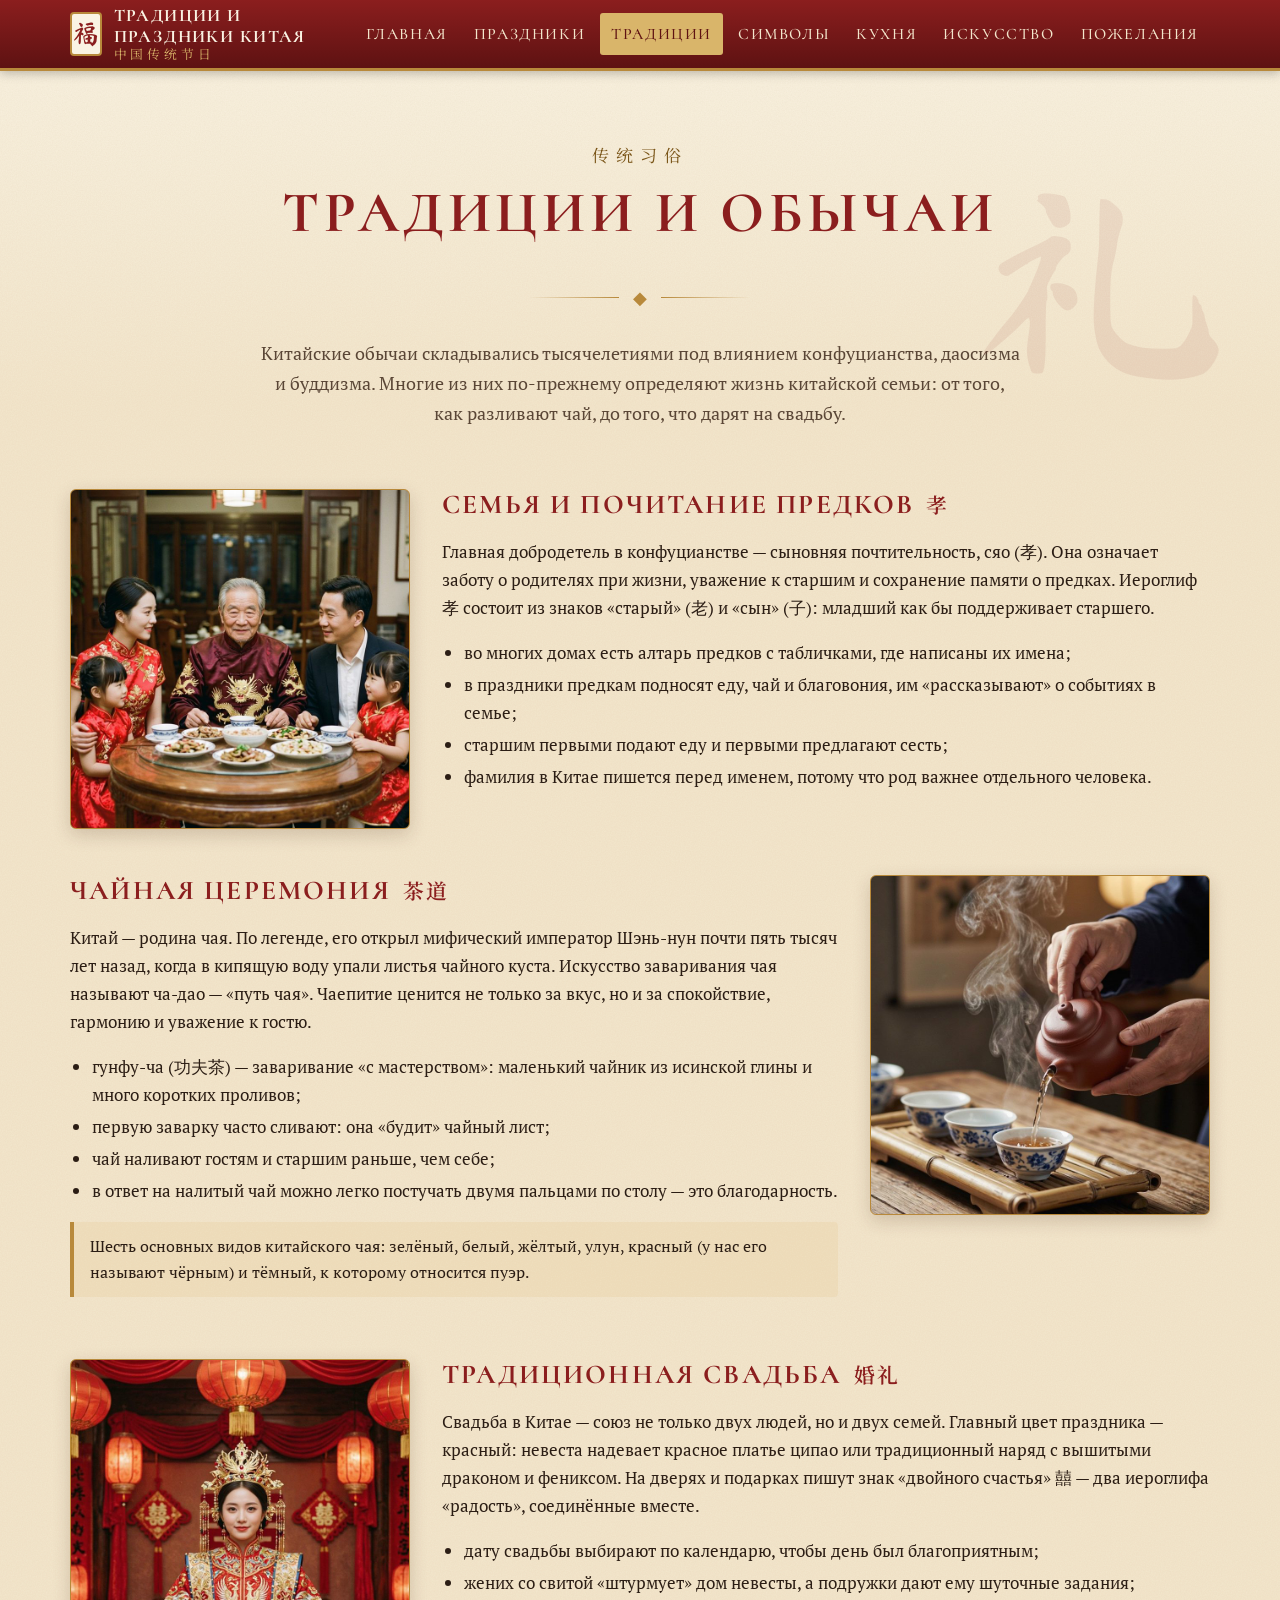
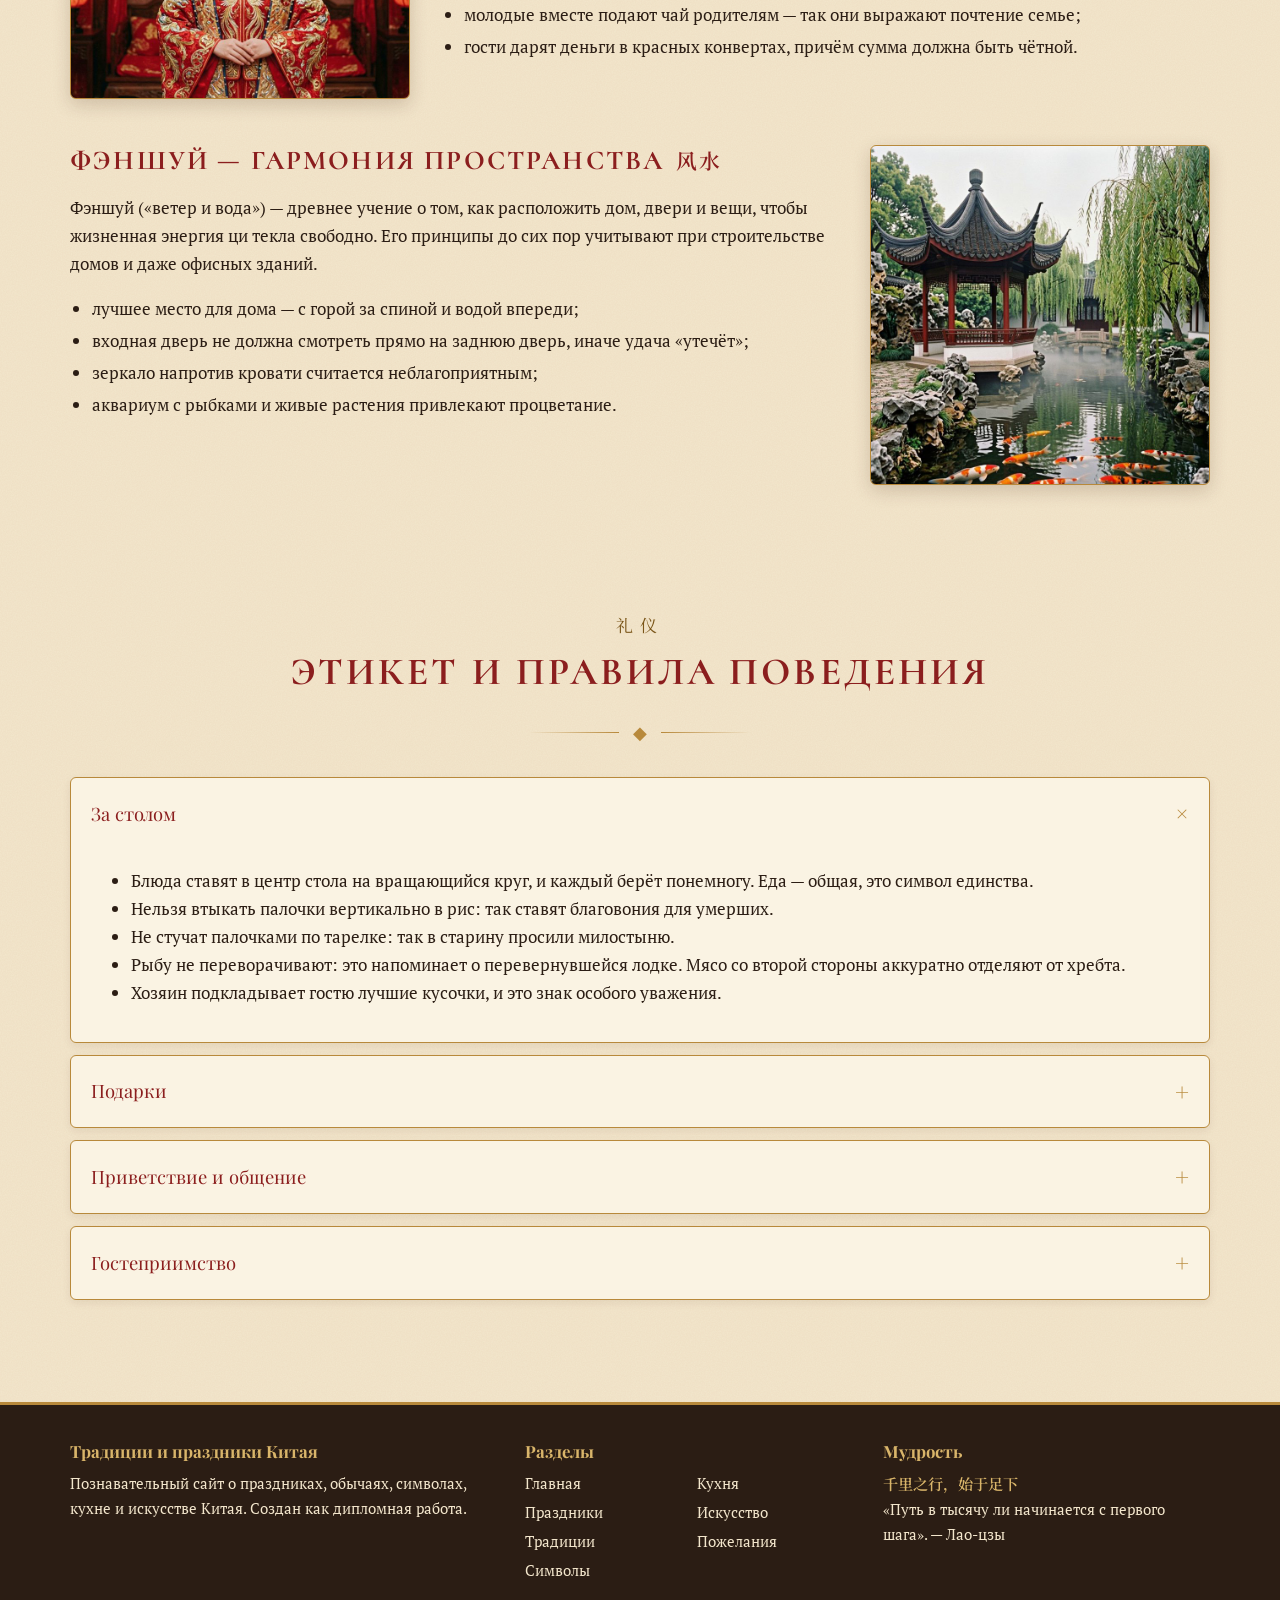
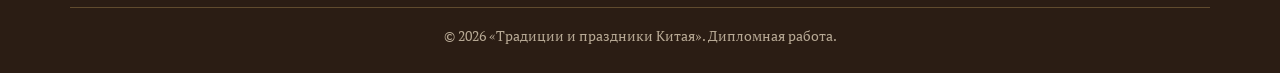
<file: traditions.html>
<!DOCTYPE html>
<html lang="ru">
<head>
  <meta charset="UTF-8">
  <meta name="viewport" content="width=device-width, initial-scale=1.0">
  <title>Традиции и обычаи — Традиции и праздники Китая</title>
  <meta name="description" content="Традиции и обычаи Китая: семья, чайная церемония, свадьба, этикет.">
  <link rel="icon" href="assets/favicon.svg" type="image/svg+xml">
  <link rel="preconnect" href="https://fonts.googleapis.com">
  <link rel="preconnect" href="https://fonts.gstatic.com" crossorigin>
  <link href="https://fonts.googleapis.com/css2?family=Cormorant+SC:wght@500;700&family=Ma+Shan+Zheng&family=Noto+Serif+SC:wght@400;600&family=PT+Serif:ital,wght@0,400;0,700;1,400&family=Playfair+Display:wght@500;700&display=swap" rel="stylesheet">
  <link rel="stylesheet" href="css/style.css">
</head>
<body>
  <header class="site-header">
    <div class="container">
      <a class="logo" href="index.html">
        <span class="logo-seal">福</span>
        <span class="logo-text">Традиции и праздники Китая<small>中国传统节日</small></span>
      </a>
      <button class="nav-toggle" aria-label="Открыть меню" aria-expanded="false">☰</button>
      <nav class="nav">
        <ul>
          <li><a href="index.html">Главная</a></li>
          <li><a href="holidays.html">Праздники</a></li>
          <li><a href="traditions.html" class="active">Традиции</a></li>
          <li><a href="symbols.html">Символы</a></li>
          <li><a href="cuisine.html">Кухня</a></li>
          <li><a href="art.html">Искусство</a></li>
          <li><a href="wishes.html">Пожелания</a></li>
        </ul>
      </nav>
    </div>
  </header>

  <main>
    <section class="page-hero">
      <span class="hero-glyph" aria-hidden="true">礼</span>
      <div class="container">
        <span class="eyebrow">传统习俗</span>
        <h1>Традиции и обычаи</h1>
        <div class="divider"><span>◆</span></div>
        <p class="lead">Китайские обычаи складывались тысячелетиями под влиянием конфуцианства, даосизма и буддизма. Многие из них по-прежнему определяют жизнь китайской семьи: от того, как разливают чай, до того, что дарят на свадьбу.</p>
      </div>
    </section>

    <section style="padding-top:0">
      <div class="container">
        <article class="article reveal">
          <div class="photo" data-img="assets/img/family.jpg" data-glyph="孝"></div>
          <div>
            <h2>Семья и почитание предков <span class="cn">孝</span></h2>
            <p>Главная добродетель в конфуцианстве — сыновняя почтительность, сяо (孝). Она означает заботу о родителях при жизни, уважение к старшим и сохранение памяти о предках. Иероглиф 孝 состоит из знаков «старый» (老) и «сын» (子): младший как бы поддерживает старшего.</p>
            <ul>
              <li>во многих домах есть алтарь предков с табличками, где написаны их имена;</li>
              <li>в праздники предкам подносят еду, чай и благовония, им «рассказывают» о событиях в семье;</li>
              <li>старшим первыми подают еду и первыми предлагают сесть;</li>
              <li>фамилия в Китае пишется перед именем, потому что род важнее отдельного человека.</li>
            </ul>
          </div>
        </article>

        <article class="article reveal">
          <div class="photo" data-img="assets/img/tea.jpg" data-glyph="茶"></div>
          <div>
            <h2>Чайная церемония <span class="cn">茶道</span></h2>
            <p>Китай — родина чая. По легенде, его открыл мифический император Шэнь-нун почти пять тысяч лет назад, когда в кипящую воду упали листья чайного куста. Искусство заваривания чая называют ча-дао — «путь чая». Чаепитие ценится не только за вкус, но и за спокойствие, гармонию и уважение к гостю.</p>
            <ul>
              <li>гунфу-ча (功夫茶) — заваривание «с мастерством»: маленький чайник из исинской глины и много коротких проливов;</li>
              <li>первую заварку часто сливают: она «будит» чайный лист;</li>
              <li>чай наливают гостям и старшим раньше, чем себе;</li>
              <li>в ответ на налитый чай можно легко постучать двумя пальцами по столу — это благодарность.</li>
            </ul>
            <p class="note">Шесть основных видов китайского чая: зелёный, белый, жёлтый, улун, красный (у нас его называют чёрным) и тёмный, к которому относится пуэр.</p>
          </div>
        </article>

        <article class="article reveal">
          <div class="photo" data-img="assets/img/wedding.jpg" data-glyph="囍"></div>
          <div>
            <h2>Традиционная свадьба <span class="cn">婚礼</span></h2>
            <p>Свадьба в Китае — союз не только двух людей, но и двух семей. Главный цвет праздника — красный: невеста надевает красное платье ципао или традиционный наряд с вышитыми драконом и фениксом. На дверях и подарках пишут знак «двойного счастья» 囍 — два иероглифа «радость», соединённые вместе.</p>
            <ul>
              <li>дату свадьбы выбирают по календарю, чтобы день был благоприятным;</li>
              <li>жених со свитой «штурмует» дом невесты, а подружки дают ему шуточные задания;</li>
              <li>молодые вместе подают чай родителям — так они выражают почтение семье;</li>
              <li>гости дарят деньги в красных конвертах, причём сумма должна быть чётной.</li>
            </ul>
          </div>
        </article>

        <article class="article reveal">
          <div class="photo" data-img="assets/img/fengshui.jpg" data-glyph="风"></div>
          <div>
            <h2>Фэншуй — гармония пространства <span class="cn">风水</span></h2>
            <p>Фэншуй («ветер и вода») — древнее учение о том, как расположить дом, двери и вещи, чтобы жизненная энергия ци текла свободно. Его принципы до сих пор учитывают при строительстве домов и даже офисных зданий.</p>
            <ul>
              <li>лучшее место для дома — с горой за спиной и водой впереди;</li>
              <li>входная дверь не должна смотреть прямо на заднюю дверь, иначе удача «утечёт»;</li>
              <li>зеркало напротив кровати считается неблагоприятным;</li>
              <li>аквариум с рыбками и живые растения привлекают процветание.</li>
            </ul>
          </div>
        </article>
      </div>
    </section>

    <section>
      <div class="container">
        <div class="section-title reveal">
          <span class="eyebrow">礼仪</span>
          <h2>Этикет и правила поведения</h2>
          <div class="divider"><span>◆</span></div>
        </div>
        <div class="accordion reveal">
          <details open>
            <summary>За столом</summary>
            <div class="acc-body">
              <ul>
                <li>Блюда ставят в центр стола на вращающийся круг, и каждый берёт понемногу. Еда — общая, это символ единства.</li>
                <li>Нельзя втыкать палочки вертикально в рис: так ставят благовония для умерших.</li>
                <li>Не стучат палочками по тарелке: так в старину просили милостыню.</li>
                <li>Рыбу не переворачивают: это напоминает о перевернувшейся лодке. Мясо со второй стороны аккуратно отделяют от хребта.</li>
                <li>Хозяин подкладывает гостю лучшие кусочки, и это знак особого уважения.</li>
              </ul>
            </div>
          </details>
          <details>
            <summary>Подарки</summary>
            <div class="acc-body">
              <ul>
                <li>Подарок дают и принимают двумя руками. Открывать его сразу при дарителе не принято.</li>
                <li>Нельзя дарить часы: выражение «дарить часы» (送钟, сун чжун) звучит так же, как «провожать в последний путь».</li>
                <li>Не дарят ножи и ножницы: они «разрезают» дружбу.</li>
                <li>Груши не делят на двоих: «делить грушу» (分梨) звучит как «расставаться».</li>
                <li>Подарки упаковывают в красную или золотую бумагу. Белый и чёрный цвета связаны с трауром.</li>
              </ul>
            </div>
          </details>
          <details>
            <summary>Приветствие и общение</summary>
            <div class="acc-body">
              <ul>
                <li>Традиционное приветствие — лёгкий поклон или рукопожатие. Раньше складывали руки перед грудью: правая в кулак, левая ладонь сверху.</li>
                <li>К людям обращаются по фамилии и должности: «учитель Ван», «директор Ли».</li>
                <li>Визитку протягивают и принимают двумя руками и сразу внимательно читают.</li>
                <li>Важно «сохранить лицо» (面子): не критиковать человека при других и не ставить его в неловкое положение.</li>
              </ul>
            </div>
          </details>
          <details>
            <summary>Гостеприимство</summary>
            <div class="acc-body">
              <ul>
                <li>Гостю сразу предлагают чай. Пустая чашка гостя — упущение хозяина.</li>
                <li>Принято сначала вежливо отказаться от угощения или подарка и согласиться после второго-третьего предложения.</li>
                <li>За ужин в ресторане обычно платит тот, кто пригласил. Друзья часто шутливо спорят за право заплатить.</li>
                <li>Если вас пригласили в дом, принято принести фрукты, чай или сладости.</li>
              </ul>
            </div>
          </details>
        </div>
      </div>
    </section>
  </main>

  <footer class="site-footer">
    <div class="container">
      <div class="footer-grid">
        <div>
          <h4>Традиции и праздники Китая</h4>
          <p>Познавательный сайт о праздниках, обычаях, символах, кухне и искусстве Китая. Создан как дипломная работа.</p>
        </div>
        <div>
          <h4>Разделы</h4>
          <ul>
            <li><a href="index.html">Главная</a></li>
            <li><a href="holidays.html">Праздники</a></li>
            <li><a href="traditions.html">Традиции</a></li>
            <li><a href="symbols.html">Символы</a></li>
            <li><a href="cuisine.html">Кухня</a></li>
            <li><a href="art.html">Искусство</a></li>
            <li><a href="wishes.html">Пожелания</a></li>
          </ul>
        </div>
        <div>
          <h4>Мудрость</h4>
          <p><span class="cn">千里之行，始于足下</span><br>«Путь в тысячу ли начинается с первого шага». — Лао-цзы</p>
        </div>
      </div>
      <div class="copyright">© <span id="year">2026</span> «Традиции и праздники Китая». Дипломная работа.</div>
    </div>
  </footer>

  <button class="to-top" aria-label="Наверх" title="Наверх">上</button>

  <script src="js/holidays-data.js"></script>
  <script src="js/main.js"></script>
  <script>document.getElementById("year").textContent = new Date().getFullYear();</script>
</body>
</html>
</file>
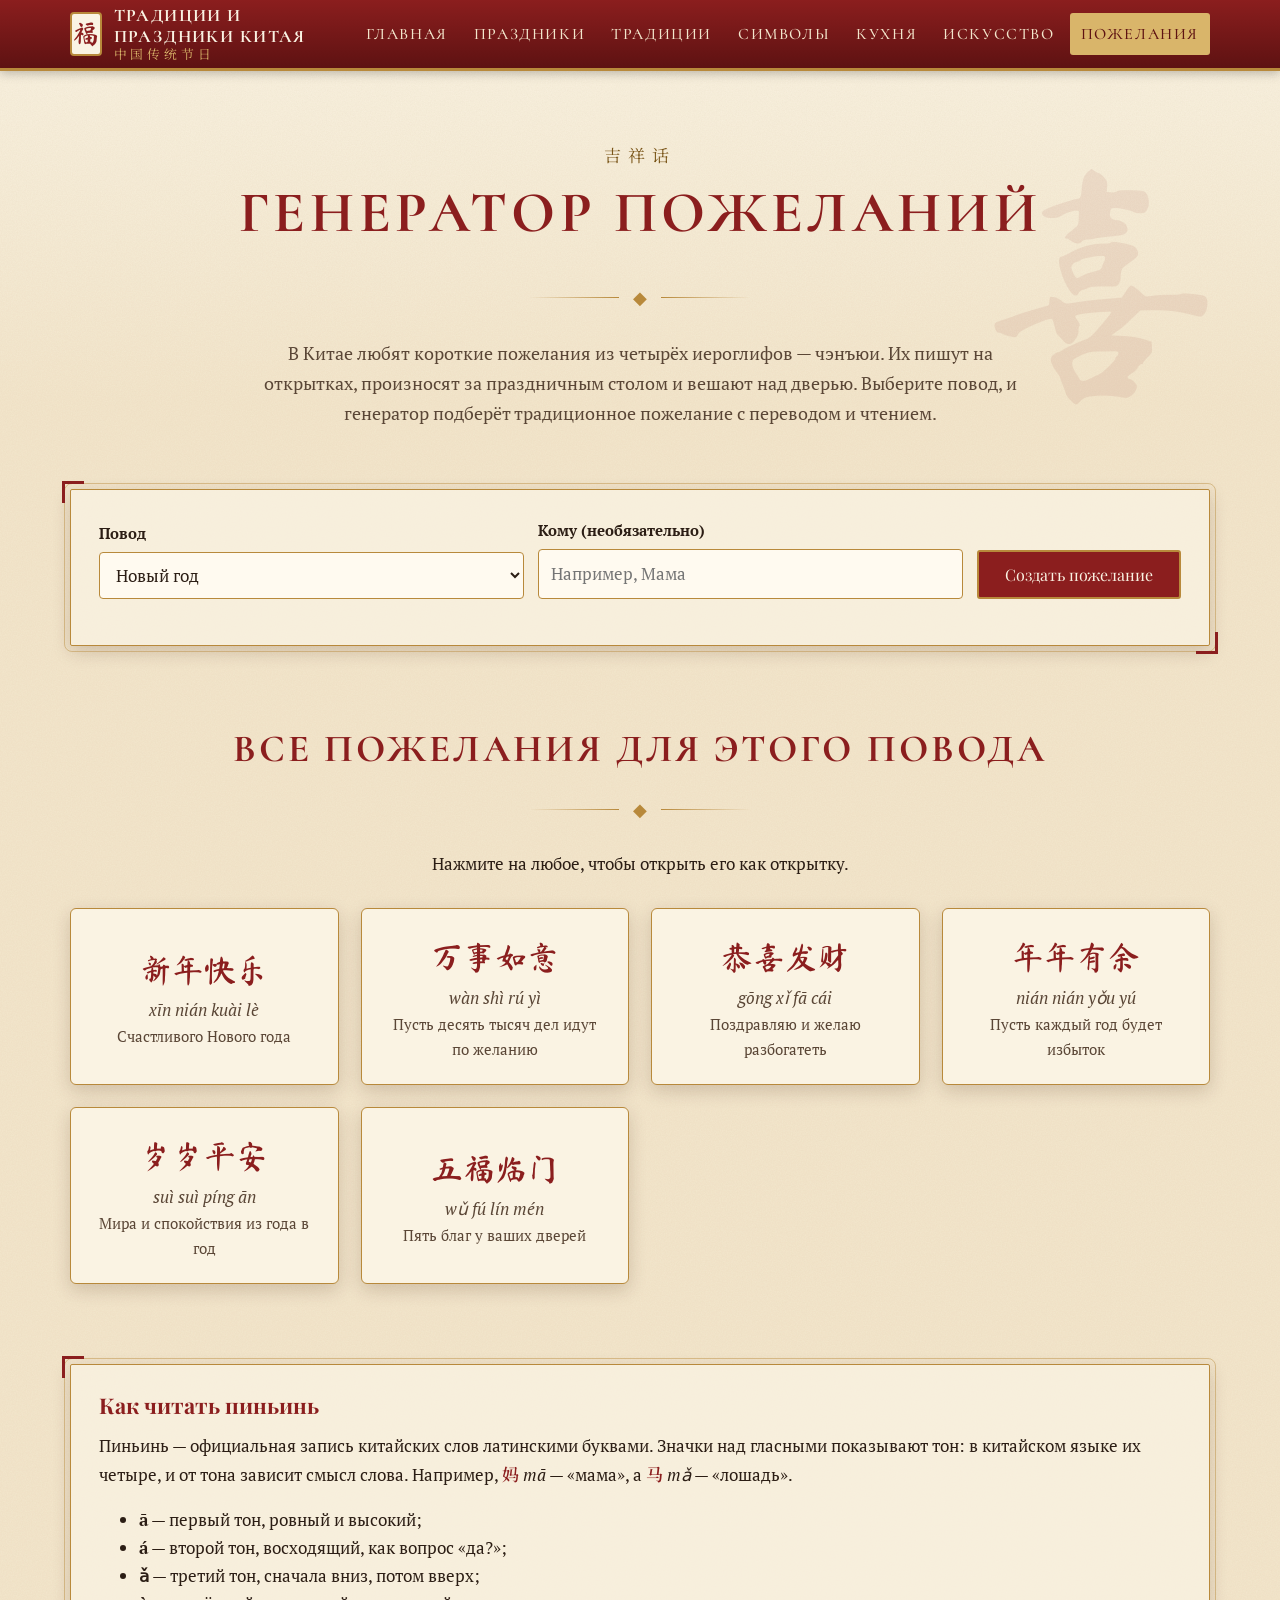
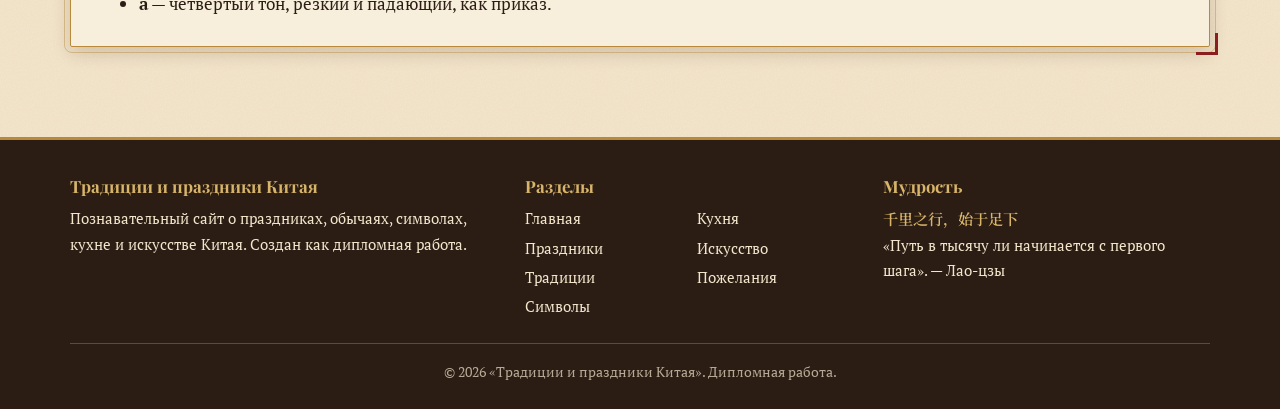
<file: wishes.html>
<!DOCTYPE html>
<html lang="ru">
<head>
  <meta charset="UTF-8">
  <meta name="viewport" content="width=device-width, initial-scale=1.0">
  <title>Генератор пожеланий — Традиции и праздники Китая</title>
  <meta name="description" content="Генератор пожеланий на китайском языке с пиньинем и переводом.">
  <link rel="icon" href="assets/favicon.svg" type="image/svg+xml">
  <link rel="preconnect" href="https://fonts.googleapis.com">
  <link rel="preconnect" href="https://fonts.gstatic.com" crossorigin>
  <link href="https://fonts.googleapis.com/css2?family=Cormorant+SC:wght@500;700&family=Ma+Shan+Zheng&family=Noto+Serif+SC:wght@400;600&family=PT+Serif:ital,wght@0,400;0,700;1,400&family=Playfair+Display:wght@500;700&display=swap" rel="stylesheet">
  <link rel="stylesheet" href="css/style.css">
</head>
<body>
  <header class="site-header">
    <div class="container">
      <a class="logo" href="index.html">
        <span class="logo-seal">福</span>
        <span class="logo-text">Традиции и праздники Китая<small>中国传统节日</small></span>
      </a>
      <button class="nav-toggle" aria-label="Открыть меню" aria-expanded="false">☰</button>
      <nav class="nav">
        <ul>
          <li><a href="index.html">Главная</a></li>
          <li><a href="holidays.html">Праздники</a></li>
          <li><a href="traditions.html">Традиции</a></li>
          <li><a href="symbols.html">Символы</a></li>
          <li><a href="cuisine.html">Кухня</a></li>
          <li><a href="art.html">Искусство</a></li>
          <li><a href="wishes.html" class="active">Пожелания</a></li>
        </ul>
      </nav>
    </div>
  </header>

  <main>
    <section class="page-hero">
      <span class="hero-glyph" aria-hidden="true">喜</span>
      <div class="container">
        <span class="eyebrow">吉祥话</span>
        <h1>Генератор пожеланий</h1>
        <div class="divider"><span>◆</span></div>
        <p class="lead">В Китае любят короткие пожелания из четырёх иероглифов — чэнъюи. Их пишут на открытках, произносят за праздничным столом и вешают над дверью. Выберите повод, и генератор подберёт традиционное пожелание с переводом и чтением.</p>
      </div>
    </section>

    <section style="padding-top:0">
      <div class="container">
        <div class="frame">
          <form id="wishForm" class="form-row">
            <div class="field">
              <label for="occasion">Повод</label>
              <select id="occasion"></select>
            </div>
            <div class="field">
              <label for="recipient">Кому (необязательно)</label>
              <input type="text" id="recipient" placeholder="Например, Мама" maxlength="30">
            </div>
            <button class="btn" type="submit">Создать пожелание</button>
          </form>

          <div class="result" id="wishResult" aria-live="polite">
            <div class="wish-card" id="wishCard"></div>
            <div class="wish-actions">
              <button class="btn btn-outline" id="againBtn" type="button">Другое пожелание</button>
              <button class="btn" id="copyBtn" type="button">Скопировать текст</button>
            </div>
          </div>
        </div>
      </div>
    </section>

    <section>
      <div class="container">
        <div class="section-title reveal">
          <h2>Все пожелания для этого повода</h2>
          <div class="divider"><span>◆</span></div>
          <p>Нажмите на любое, чтобы открыть его как открытку.</p>
        </div>
        <div class="symbols" id="allWishes"></div>
      </div>
    </section>

    <section>
      <div class="container">
        <div class="frame reveal">
          <h3>Как читать пиньинь</h3>
          <p>Пиньинь — официальная запись китайских слов латинскими буквами. Значки над гласными показывают тон: в китайском языке их четыре, и от тона зависит смысл слова. Например, <span class="cn">妈</span> <i>mā</i> — «мама», а <span class="cn">马</span> <i>mǎ</i> — «лошадь».</p>
          <ul style="margin:0">
            <li><b>ā</b> — первый тон, ровный и высокий;</li>
            <li><b>á</b> — второй тон, восходящий, как вопрос «да?»;</li>
            <li><b>ǎ</b> — третий тон, сначала вниз, потом вверх;</li>
            <li><b>à</b> — четвёртый тон, резкий и падающий, как приказ.</li>
          </ul>
        </div>
      </div>
    </section>
  </main>

  <footer class="site-footer">
    <div class="container">
      <div class="footer-grid">
        <div>
          <h4>Традиции и праздники Китая</h4>
          <p>Познавательный сайт о праздниках, обычаях, символах, кухне и искусстве Китая. Создан как дипломная работа.</p>
        </div>
        <div>
          <h4>Разделы</h4>
          <ul>
            <li><a href="index.html">Главная</a></li>
            <li><a href="holidays.html">Праздники</a></li>
            <li><a href="traditions.html">Традиции</a></li>
            <li><a href="symbols.html">Символы</a></li>
            <li><a href="cuisine.html">Кухня</a></li>
            <li><a href="art.html">Искусство</a></li>
            <li><a href="wishes.html">Пожелания</a></li>
          </ul>
        </div>
        <div>
          <h4>Мудрость</h4>
          <p><span class="cn">千里之行，始于足下</span><br>«Путь в тысячу ли начинается с первого шага». — Лао-цзы</p>
        </div>
      </div>
      <div class="copyright">© <span id="year">2026</span> «Традиции и праздники Китая». Дипломная работа.</div>
    </div>
  </footer>

  <button class="to-top" aria-label="Наверх" title="Наверх">上</button>

  <script src="js/holidays-data.js"></script>
  <script src="js/main.js"></script>
  <script src="js/wishes.js"></script>
  <script>document.getElementById("year").textContent = new Date().getFullYear();</script>
</body>
</html>
</file>
<file: css/style.css>
/* =========================================================
   «Традиции и праздники Китая» — общий стиль сайта
   Палитра: пергамент, бордовый, золото, тушь
   ========================================================= */

:root {
  --parchment: #f3e6cc;
  --parchment-light: #faf3e3;
  --parchment-dark: #e6d3ae;
  --burgundy: #8b1e1e;
  --burgundy-dark: #5e1212;
  --gold: #b8893b;
  --gold-light: #d9b56a;
  --gold-text: #7a5518; /* золото для текста на светлом фоне: контраст 5,4 : 1 */
  --ink: #2b1d14;
  --ink-soft: #5a4636;
  --jade: #3f6b5a;

  --font-display: "Cormorant SC", "Playfair Display", Georgia, serif;
  --font-head: "Playfair Display", "PT Serif", Georgia, serif;
  --font-body: "PT Serif", Georgia, serif;
  --font-brush: "Ma Shan Zheng", "Noto Serif SC", serif;
  --font-cn: "Noto Serif SC", "Songti SC", serif;

  --radius: 6px;
  --shadow: 0 6px 18px rgba(60, 30, 10, 0.18);
  --container: 1180px;
}

*,
*::before,
*::after { box-sizing: border-box; }

html { scroll-behavior: smooth; }

body {
  margin: 0;
  font-family: var(--font-body);
  font-size: 17px;
  line-height: 1.65;
  color: var(--ink);
  background-color: var(--parchment);
  /* бумажная фактура */
  background-image:
    url("data:image/svg+xml,%3Csvg xmlns='http://www.w3.org/2000/svg' width='240' height='240'%3E%3Cfilter id='n'%3E%3CfeTurbulence type='fractalNoise' baseFrequency='0.8' numOctaves='3' stitchTiles='stitch'/%3E%3CfeColorMatrix values='0 0 0 0 0.45 0 0 0 0 0.3 0 0 0 0 0.15 0 0 0 0.09 0'/%3E%3C/filter%3E%3Crect width='100%25' height='100%25' filter='url(%23n)'/%3E%3C/svg%3E"),
    linear-gradient(180deg, var(--parchment-light) 0%, var(--parchment) 400px);
  background-repeat: repeat, no-repeat;
}

img { max-width: 100%; display: block; }
a { color: var(--burgundy); }
a:hover { color: var(--burgundy-dark); }

h1, h2, h3, h4 {
  font-family: var(--font-head);
  color: var(--burgundy);
  line-height: 1.2;
  margin: 0 0 0.6em;
}
h1 { font-size: clamp(2.2rem, 5vw, 3.6rem); letter-spacing: 0.02em; }
h2 { font-size: clamp(1.7rem, 3.5vw, 2.4rem); }
h3 { font-size: 1.35rem; }
p { margin: 0 0 1em; }

.cn {
  font-family: var(--font-cn);
  color: var(--burgundy);
  font-weight: 600;
}
.brush { font-family: var(--font-brush); font-weight: 400; }
.pinyin { font-style: italic; color: var(--ink-soft); }

.container {
  width: 100%;
  max-width: var(--container);
  margin: 0 auto;
  padding: 0 20px;
}

/* ---------- Шапка и меню ---------- */
.site-header {
  position: sticky;
  top: 0;
  z-index: 50;
  background: linear-gradient(180deg, var(--burgundy) 0%, var(--burgundy-dark) 100%);
  border-bottom: 3px solid var(--gold);
  box-shadow: 0 2px 10px rgba(0, 0, 0, 0.25);
}
.site-header .container {
  display: flex;
  align-items: center;
  justify-content: space-between;
  gap: 16px;
  min-height: 68px;
}
.logo {
  display: flex;
  align-items: center;
  gap: 12px;
  text-decoration: none;
  color: var(--parchment-light);
}
.logo-seal {
  width: 44px;
  height: 44px;
  display: grid;
  place-items: center;
  background: var(--parchment-light);
  color: var(--burgundy);
  border: 2px solid var(--gold);
  border-radius: 4px;
  font-family: var(--font-brush);
  font-size: 1.7rem;
  line-height: 1;
}
.logo-text {
  font-family: var(--font-head);
  font-size: 1.05rem;
  line-height: 1.15;
  color: var(--parchment-light);
}
.logo-text small {
  display: block;
  font-family: var(--font-cn);
  color: var(--gold-light);
  font-size: 0.8rem;
  letter-spacing: 0.3em;
}
.logo:hover { color: var(--parchment-light); }

.nav ul {
  display: flex;
  gap: 4px;
  list-style: none;
  margin: 0;
  padding: 0;
}
.nav a {
  display: block;
  padding: 8px 11px;
  color: var(--parchment);
  text-decoration: none;
  font-size: 0.95rem;
  border-radius: 3px;
  transition: background 0.2s, color 0.2s;
}
.nav a:hover { background: rgba(255, 255, 255, 0.1); color: #fff; }
.nav a.active {
  color: var(--burgundy-dark);
  background: var(--gold-light);
}
.nav-toggle {
  display: none;
  background: none;
  border: 2px solid var(--gold);
  color: var(--parchment);
  width: 44px;
  height: 40px;
  border-radius: 4px;
  font-size: 1.3rem;
  cursor: pointer;
}

/* ---------- Заголовок страницы ---------- */
.page-hero {
  position: relative;
  padding: 70px 0 60px;
  text-align: center;
  overflow: hidden;
}
.page-hero .hero-glyph {
  position: absolute;
  right: 4%;
  top: 50%;
  transform: translateY(-50%);
  font-family: var(--font-brush);
  font-size: clamp(8rem, 22vw, 16rem);
  color: var(--burgundy);
  opacity: 0.08;
  line-height: 1;
  pointer-events: none;
}
.page-hero p.lead {
  max-width: 760px;
  margin: 0 auto;
  font-size: 1.15rem;
  color: var(--ink-soft);
}
.eyebrow {
  display: inline-block;
  font-family: var(--font-cn);
  letter-spacing: 0.4em;
  color: var(--gold-text);
  margin-bottom: 10px;
}

/* Орнамент-разделитель */
.divider {
  display: flex;
  align-items: center;
  justify-content: center;
  gap: 14px;
  margin: 18px auto 26px;
  color: var(--gold);
}
.divider::before,
.divider::after {
  content: "";
  width: 90px;
  height: 1px;
  background: linear-gradient(90deg, transparent, var(--gold));
}
.divider::after { transform: scaleX(-1); }
.divider span { font-size: 1.1rem; }

/* ---------- Рамка «как на свитке» ---------- */
.frame {
  position: relative;
  background: rgba(250, 243, 227, 0.75);
  border: 1px solid var(--gold);
  outline: 1px solid rgba(184, 137, 59, 0.45);
  outline-offset: 5px;
  border-radius: 2px;
  padding: 28px;
  box-shadow: var(--shadow);
}
.frame::before,
.frame::after {
  content: "";
  position: absolute;
  width: 22px;
  height: 22px;
  border: 3px solid var(--burgundy);
}
.frame::before { top: -9px; left: -9px; border-right: 0; border-bottom: 0; }
.frame::after { bottom: -9px; right: -9px; border-left: 0; border-top: 0; }

section { padding: 40px 0; }
.section-title { text-align: center; margin-bottom: 30px; }

/* ---------- Изображения с запасным вариантом ---------- */
.photo {
  position: relative;
  background:
    radial-gradient(circle at 30% 20%, rgba(217, 181, 106, 0.35), transparent 60%),
    linear-gradient(135deg, var(--burgundy) 0%, var(--burgundy-dark) 100%);
  background-size: cover;
  background-position: center;
  overflow: hidden;
}
.photo::after {
  content: attr(data-glyph);
  position: absolute;
  inset: 0;
  display: grid;
  place-items: center;
  font-family: var(--font-brush);
  font-size: clamp(4rem, 9vw, 7rem);
  color: var(--gold-light);
  opacity: 0.85;
}
.photo.has-img::after { content: none; }

/* ---------- Главная: hero ---------- */
.hero {
  position: relative;
  min-height: 78vh;
  display: grid;
  place-items: center;
  text-align: center;
  color: var(--parchment-light);
  overflow: hidden;
}
.hero .photo {
  position: absolute;
  inset: 0;
}
.hero .photo::after { font-size: clamp(10rem, 30vw, 22rem); opacity: 0.15; }
.hero::before {
  content: "";
  position: absolute;
  inset: 0;
  z-index: 1;
  background: linear-gradient(180deg, rgba(43, 29, 20, 0.35) 0%, rgba(43, 29, 20, 0.75) 100%);
}
.hero-content {
  position: relative;
  z-index: 2;
  padding: 60px 20px;
  max-width: 900px;
}
.hero h1 {
  color: var(--parchment-light);
  text-shadow: 0 3px 12px rgba(0, 0, 0, 0.5);
  margin-bottom: 0.2em;
}
.hero .hero-cn {
  font-family: var(--font-brush);
  font-size: clamp(2rem, 5vw, 3.4rem);
  color: var(--gold-light);
  letter-spacing: 0.2em;
}
.hero p { font-size: 1.2rem; max-width: 680px; margin: 10px auto 26px; }

.btn {
  display: inline-block;
  padding: 12px 26px;
  font-family: var(--font-head);
  font-size: 1rem;
  color: var(--parchment-light);
  background: var(--burgundy);
  border: 2px solid var(--gold);
  border-radius: 3px;
  text-decoration: none;
  cursor: pointer;
  transition: background 0.2s, transform 0.2s;
}
.btn:hover { background: var(--burgundy-dark); color: #fff; transform: translateY(-2px); }
.btn-outline {
  background: transparent;
  color: var(--burgundy);
}
.btn-outline:hover { background: var(--burgundy); }
.hero .btn-outline { color: var(--parchment-light); }

/* ---------- Обратный отсчёт ---------- */
.countdown {
  display: flex;
  flex-wrap: wrap;
  gap: 24px;
  align-items: center;
  justify-content: space-between;
}
.countdown-info h3 { margin-bottom: 4px; }
.countdown-info .cn { font-size: 1.4rem; }
.countdown-today {
  font-family: var(--font-head);
  font-size: 1.6rem;
  color: var(--burgundy);
}
.countdown-timer {
  display: flex;
  gap: 12px;
}
.cd-unit {
  min-width: 82px;
  padding: 10px 8px;
  text-align: center;
  background: var(--burgundy);
  color: var(--parchment-light);
  border: 2px solid var(--gold);
  border-radius: 4px;
}
.cd-unit b {
  display: block;
  font-family: var(--font-head);
  font-size: 2rem;
  line-height: 1.1;
}
.cd-unit span { font-size: 0.8rem; letter-spacing: 0.05em; }

/* ---------- Карточки разделов ---------- */
.cards {
  display: grid;
  grid-template-columns: repeat(auto-fill, minmax(260px, 1fr));
  gap: 26px;
}
.card {
  display: flex;
  flex-direction: column;
  background: var(--parchment-light);
  border: 1px solid var(--gold);
  border-radius: var(--radius);
  overflow: hidden;
  box-shadow: var(--shadow);
  text-decoration: none;
  color: var(--ink);
  transition: transform 0.25s, box-shadow 0.25s;
}
a.card:hover { transform: translateY(-5px); box-shadow: 0 12px 26px rgba(60, 30, 10, 0.25); color: var(--ink); }
.card .photo { aspect-ratio: 16 / 10; }
.card-body { padding: 18px 20px 22px; flex: 1; }
.card-title {
  display: flex;
  align-items: center;
  gap: 10px;
  margin-bottom: 8px;
}
.card-title h3 { margin: 0; font-size: 1.2rem; }
.num {
  flex: none;
  width: 32px;
  height: 32px;
  display: grid;
  place-items: center;
  border-radius: 50%;
  background: var(--burgundy);
  color: var(--parchment-light);
  border: 2px solid var(--gold);
  font-family: var(--font-head);
  font-weight: 700;
  font-size: 0.95rem;
}
.card p { margin: 0; color: var(--ink-soft); font-size: 0.97rem; }

/* ---------- Цитата ---------- */
.quote {
  text-align: center;
  max-width: 820px;
  margin: 0 auto;
}
.quote .cn-quote {
  font-family: var(--font-brush);
  font-size: clamp(1.8rem, 4vw, 2.6rem);
  color: var(--burgundy);
  margin-bottom: 6px;
}
.quote blockquote {
  margin: 10px 0;
  font-family: var(--font-head);
  font-style: italic;
  font-size: 1.35rem;
}
.quote cite { color: var(--ink-soft); font-style: normal; }

/* ---------- Факты ---------- */
.facts {
  display: grid;
  grid-template-columns: repeat(auto-fit, minmax(200px, 1fr));
  gap: 20px;
  text-align: center;
}
.fact b {
  display: block;
  font-family: var(--font-head);
  font-size: 2.3rem;
  color: var(--burgundy);
}
.fact span { color: var(--ink-soft); }

/* ---------- Статьи (традиции, искусство) ---------- */
.article {
  display: grid;
  grid-template-columns: 340px 1fr;
  gap: 32px;
  align-items: start;
  margin-bottom: 46px;
}
.article:nth-of-type(even) { grid-template-columns: 1fr 340px; }
.article:nth-of-type(even) .photo { order: 2; }
.article .photo {
  aspect-ratio: 4 / 3;
  border: 1px solid var(--gold);
  border-radius: var(--radius);
  box-shadow: var(--shadow);
}
.article h2 { font-size: 1.7rem; display: flex; align-items: baseline; gap: 12px; flex-wrap: wrap; }
.article h2 .cn { font-size: 1.3rem; }
.article ul { padding-left: 22px; margin: 0 0 1em; }
.article li { margin-bottom: 4px; }

.note {
  border-left: 4px solid var(--gold);
  background: rgba(217, 181, 106, 0.15);
  padding: 12px 16px;
  border-radius: 0 4px 4px 0;
  font-size: 0.97rem;
}

/* ---------- Аккордеон ---------- */
.accordion details {
  background: var(--parchment-light);
  border: 1px solid var(--gold);
  border-radius: var(--radius);
  margin-bottom: 12px;
  box-shadow: 0 3px 8px rgba(60, 30, 10, 0.08);
}
.accordion summary {
  cursor: pointer;
  list-style: none;
  padding: 16px 20px;
  font-family: var(--font-head);
  font-size: 1.15rem;
  color: var(--burgundy);
  display: flex;
  justify-content: space-between;
  align-items: center;
  gap: 12px;
}
.accordion summary::-webkit-details-marker { display: none; }
.accordion summary::after {
  content: "+";
  font-size: 1.5rem;
  color: var(--gold);
  transition: transform 0.2s;
}
.accordion details[open] summary::after { transform: rotate(45deg); }
.accordion .acc-body { padding: 0 20px 18px; }

/* ---------- Сетка символов ---------- */
.symbols {
  display: grid;
  grid-template-columns: repeat(auto-fill, minmax(250px, 1fr));
  gap: 22px;
}
.symbol {
  background: var(--parchment-light);
  border: 1px solid var(--gold);
  border-radius: var(--radius);
  padding: 22px;
  text-align: center;
  box-shadow: var(--shadow);
}
.seal {
  width: 84px;
  height: 84px;
  margin: 0 auto 12px;
  display: grid;
  place-items: center;
  background: var(--burgundy);
  color: var(--parchment-light);
  border-radius: 6px;
  font-family: var(--font-brush);
  font-size: 3rem;
  line-height: 1;
  box-shadow: inset 0 0 0 3px var(--burgundy), inset 0 0 0 5px var(--gold-light);
}
.symbol h3 { margin-bottom: 4px; }
.symbol p { font-size: 0.95rem; color: var(--ink-soft); margin: 0; }

/* ---------- Формы ---------- */
.form-row {
  display: flex;
  flex-wrap: wrap;
  gap: 14px;
  align-items: flex-end;
  margin-bottom: 18px;
}
.field { display: flex; flex-direction: column; gap: 6px; flex: 1 1 200px; }
.field label { font-weight: 700; font-size: 0.95rem; }
input[type="text"],
input[type="date"],
select {
  font: inherit;
  padding: 10px 12px;
  color: var(--ink);
  background: #fffaf0;
  border: 1px solid var(--gold);
  border-radius: 4px;
}
input:focus,
select:focus,
button:focus-visible,
a:focus-visible {
  outline: 2px solid var(--burgundy);
  outline-offset: 2px;
}

.result {
  margin-top: 10px;
  display: none;
}
.result.show { display: block; animation: fadeUp 0.5s ease; }

/* Зодиак */
.zodiac-result {
  display: grid;
  grid-template-columns: 160px 1fr;
  gap: 24px;
  align-items: center;
}
.zodiac-result .seal { width: 150px; height: 150px; font-size: 5.5rem; margin: 0; }
.tags { display: flex; flex-wrap: wrap; gap: 8px; margin: 8px 0 12px; }
.tag {
  padding: 3px 12px;
  border: 1px solid var(--gold);
  border-radius: 20px;
  font-size: 0.88rem;
  background: rgba(217, 181, 106, 0.18);
}
.zodiac-ring {
  display: grid;
  grid-template-columns: repeat(6, 1fr);
  gap: 10px;
  margin-top: 26px;
}
.zodiac-ring div {
  text-align: center;
  padding: 10px 4px;
  border: 1px solid rgba(184, 137, 59, 0.6);
  border-radius: 4px;
  background: var(--parchment-light);
  font-size: 0.85rem;
  transition: background 0.2s, color 0.2s;
}
.zodiac-ring div b {
  display: block;
  font-family: var(--font-brush);
  font-size: 1.8rem;
  font-weight: 400;
  color: var(--burgundy);
  line-height: 1.2;
}
.zodiac-ring div.current { background: var(--burgundy); color: var(--parchment-light); }
.zodiac-ring div.current b { color: var(--gold-light); }

/* ---------- Календарь праздников ---------- */
.toolbar {
  display: flex;
  flex-wrap: wrap;
  gap: 10px;
  justify-content: center;
  margin-bottom: 24px;
}
.chip {
  font: inherit;
  font-size: 0.95rem;
  padding: 7px 16px;
  background: var(--parchment-light);
  color: var(--burgundy);
  border: 1px solid var(--gold);
  border-radius: 20px;
  cursor: pointer;
  transition: background 0.2s, color 0.2s;
}
.chip:hover { background: rgba(217, 181, 106, 0.3); }
.chip.active { background: var(--burgundy); color: var(--parchment-light); }

.calendar {
  display: grid;
  grid-template-columns: repeat(4, 1fr);
  gap: 14px;
}
.month {
  min-height: 130px;
  padding: 12px;
  background: var(--parchment-light);
  border: 1px solid rgba(184, 137, 59, 0.6);
  border-radius: var(--radius);
}
.month h4 {
  font-size: 1rem;
  margin-bottom: 8px;
  display: flex;
  justify-content: space-between;
  color: var(--ink);
}
.month h4 small { font-family: var(--font-cn); color: var(--gold-text); font-weight: 400; }
.month.season-winter { border-top: 4px solid #6c7a89; }
.month.season-spring { border-top: 4px solid var(--jade); }
.month.season-summer { border-top: 4px solid #c0712b; }
.month.season-autumn { border-top: 4px solid var(--burgundy); }
.hol-btn {
  display: flex;
  width: 100%;
  align-items: center;
  gap: 8px;
  margin-bottom: 6px;
  padding: 6px 8px;
  font: inherit;
  font-size: 0.88rem;
  text-align: left;
  color: var(--parchment-light);
  background: var(--burgundy);
  border: 1px solid var(--gold);
  border-radius: 4px;
  cursor: pointer;
  transition: transform 0.15s, background 0.2s;
}
.hol-btn:hover { background: var(--burgundy-dark); transform: translateX(3px); }
.hol-btn b { font-family: var(--font-head); }
.hol-btn .d { margin-left: auto; color: var(--gold-light); white-space: nowrap; }
.hol-btn.dim { opacity: 0.25; }
.month .empty { font-size: 0.85rem; color: rgba(90, 70, 54, 0.6); font-style: italic; }

.holiday-detail {
  margin-top: 34px;
  display: none;
}
.holiday-detail.show { display: block; animation: fadeUp 0.5s ease; }
.hd-head {
  display: flex;
  gap: 22px;
  align-items: center;
  flex-wrap: wrap;
  margin-bottom: 16px;
}
.hd-head .seal { margin: 0; width: 110px; height: 110px; font-size: 3.6rem; }
.hd-head h2 { margin: 0 0 4px; }
.hd-grid {
  display: grid;
  grid-template-columns: repeat(3, 1fr);
  gap: 20px;
  margin-top: 16px;
}
.hd-grid h4 { font-size: 1.05rem; margin-bottom: 6px; }
.hd-grid ul { padding-left: 20px; margin: 0; font-size: 0.97rem; }
.mini-countdown {
  display: inline-block;
  margin-top: 6px;
  padding: 4px 12px;
  background: var(--gold-light);
  color: var(--burgundy-dark);
  border-radius: 20px;
  font-size: 0.92rem;
  font-weight: 700;
}

/* ---------- Кухня ---------- */
.dish .card-body h3 { margin-bottom: 4px; }
.dish .meta {
  display: flex;
  flex-wrap: wrap;
  gap: 10px;
  margin: 8px 0 14px;
  font-size: 0.87rem;
  color: var(--ink-soft);
}
.dish .btn { padding: 8px 18px; font-size: 0.92rem; }
.modal {
  position: fixed;
  inset: 0;
  z-index: 100;
  display: none;
  align-items: center;
  justify-content: center;
  padding: 20px;
  background: rgba(30, 18, 10, 0.65);
}
.modal.show { display: flex; }
.modal-box {
  position: relative;
  width: 100%;
  max-width: 760px;
  max-height: 88vh;
  overflow-y: auto;
  animation: fadeUp 0.35s ease;
}
.modal-close {
  position: absolute;
  top: 10px;
  right: 12px;
  width: 38px;
  height: 38px;
  font-size: 1.5rem;
  line-height: 1;
  color: var(--burgundy);
  background: none;
  border: 1px solid var(--gold);
  border-radius: 50%;
  cursor: pointer;
}
.recipe-cols {
  display: grid;
  grid-template-columns: 1fr 1.4fr;
  gap: 26px;
}
.recipe-cols ol { padding-left: 22px; }
.recipe-cols li { margin-bottom: 6px; }

/* ---------- Имя по-китайски ---------- */
.name-result {
  text-align: center;
}
.name-scroll {
  display: inline-flex;
  flex-direction: column;
  align-items: center;
  gap: 4px;
  padding: 30px 26px;
  background: #fffaf0;
  border: 1px solid var(--gold);
  border-top: 14px solid var(--burgundy);
  border-bottom: 14px solid var(--burgundy);
  box-shadow: var(--shadow);
  min-width: 140px;
}
.name-scroll .ch {
  font-family: var(--font-brush);
  font-size: 4rem;
  line-height: 1.1;
  color: var(--ink);
}
.name-scroll .ch small {
  display: block;
  font-family: var(--font-body);
  font-size: 0.85rem;
  color: var(--ink-soft);
  font-style: italic;
}
.name-scroll .stamp {
  margin-top: 10px;
  padding: 4px 6px;
  font-family: var(--font-brush);
  font-size: 1.2rem;
  color: var(--parchment-light);
  background: var(--burgundy);
  border-radius: 3px;
}

/* ---------- Пожелания ---------- */
.wish-card {
  position: relative;
  max-width: 640px;
  margin: 0 auto;
  padding: 44px 34px 36px;
  text-align: center;
  color: var(--parchment-light);
  background:
    radial-gradient(circle at 50% 0%, rgba(217, 181, 106, 0.35), transparent 60%),
    linear-gradient(160deg, var(--burgundy) 0%, var(--burgundy-dark) 100%);
  border: 2px solid var(--gold);
  outline: 1px solid var(--gold);
  outline-offset: -10px;
  border-radius: 4px;
  box-shadow: var(--shadow);
}
.wish-card .w-cn {
  font-family: var(--font-brush);
  font-size: clamp(2.4rem, 6vw, 3.6rem);
  line-height: 1.25;
  color: var(--gold-light);
}
.wish-card .w-py { font-style: italic; color: #f1dfb8; margin: 6px 0 14px; }
.wish-card .w-ru { font-family: var(--font-head); font-size: 1.25rem; }
.wish-card .w-text { margin-top: 14px; font-size: 1.02rem; color: #f6ead3; }
.wish-actions { display: flex; flex-wrap: wrap; gap: 12px; justify-content: center; margin-top: 20px; }
.toast {
  position: fixed;
  left: 50%;
  bottom: 30px;
  z-index: 120;
  transform: translateX(-50%) translateY(20px);
  padding: 10px 20px;
  background: var(--ink);
  color: var(--parchment-light);
  border-radius: 4px;
  opacity: 0;
  pointer-events: none;
  transition: opacity 0.3s, transform 0.3s;
}
.toast.show { opacity: 1; transform: translateX(-50%) translateY(0); }

/* ---------- Подвал ---------- */
.site-footer {
  margin-top: 50px;
  padding: 36px 0 26px;
  color: var(--parchment);
  background: var(--ink);
  border-top: 3px solid var(--gold);
  font-size: 0.95rem;
}
.footer-grid {
  display: grid;
  grid-template-columns: 1.3fr 1fr 1fr;
  gap: 30px;
}
.site-footer .cn { color: var(--gold-light); }
.site-footer h4 { color: var(--gold-light); font-size: 1.05rem; }
.site-footer a { color: var(--parchment); text-decoration: none; }
.site-footer a:hover { color: var(--gold-light); }
.site-footer ul { list-style: none; padding: 0; margin: 0; columns: 2; }
.site-footer li { margin-bottom: 4px; }
.copyright {
  margin-top: 24px;
  padding-top: 16px;
  border-top: 1px solid rgba(217, 181, 106, 0.3);
  text-align: center;
  color: rgba(243, 230, 204, 0.7);
  font-size: 0.88rem;
}

/* ---------- Кнопка «Наверх» ---------- */
.to-top {
  position: fixed;
  right: 22px;
  bottom: 22px;
  z-index: 60;
  width: 52px;
  height: 52px;
  display: grid;
  place-items: center;
  font-family: var(--font-brush);
  font-size: 1.6rem;
  color: var(--parchment-light);
  background: var(--burgundy);
  border: 2px solid var(--gold);
  border-radius: 50%;
  box-shadow: var(--shadow);
  cursor: pointer;
  opacity: 0;
  visibility: hidden;
  transform: translateY(16px);
  transition: opacity 0.3s, transform 0.3s, visibility 0.3s;
}
.to-top.show { opacity: 1; visibility: visible; transform: translateY(0); }
.to-top:hover { background: var(--burgundy-dark); }

/* ---------- Анимация появления ---------- */
.reveal {
  opacity: 0;
  transform: translateY(30px);
  transition: opacity 0.8s ease, transform 0.8s ease;
}
.reveal.visible { opacity: 1; transform: none; }

@keyframes fadeUp {
  from { opacity: 0; transform: translateY(16px); }
  to { opacity: 1; transform: none; }
}

@media (prefers-reduced-motion: reduce) {
  html { scroll-behavior: auto; }
  .reveal { opacity: 1; transform: none; transition: none; }
  * { animation: none !important; }
}

/* ---------- Адаптивность ---------- */
@media (max-width: 1080px) {
  .nav-toggle { display: block; }
  .nav {
    position: absolute;
    top: 100%;
    left: 0;
    right: 0;
    display: none;
    background: var(--burgundy-dark);
    border-bottom: 3px solid var(--gold);
  }
  .nav.open { display: block; }
  .nav ul { flex-direction: column; padding: 10px 20px 16px; }
  .nav a { padding: 10px 12px; }
  .calendar { grid-template-columns: repeat(3, 1fr); }
}

@media (max-width: 800px) {
  body { font-size: 16px; }
  .article,
  .article:nth-of-type(even) { grid-template-columns: 1fr; }
  .article:nth-of-type(even) .photo { order: 0; }
  .calendar { grid-template-columns: repeat(2, 1fr); }
  .hd-grid,
  .recipe-cols,
  .footer-grid { grid-template-columns: 1fr; }
  .zodiac-result { grid-template-columns: 1fr; justify-items: center; text-align: center; }
  .zodiac-result .tags { justify-content: center; }
  .zodiac-ring { grid-template-columns: repeat(4, 1fr); }
  .frame { padding: 20px; }
  .countdown { justify-content: center; text-align: center; }
}

@media (max-width: 480px) {
  .calendar { grid-template-columns: 1fr; }
  .zodiac-ring { grid-template-columns: repeat(3, 1fr); }
  .cd-unit { min-width: 64px; }
  .cd-unit b { font-size: 1.5rem; }
  .logo-text { font-size: 0.92rem; }
}

/* Отступ под липкую шапку при прокрутке к блоку */
.holiday-detail,
section[id] { scroll-margin-top: 90px; }
button.symbol { width: 100%; transition: transform 0.2s; }
button.symbol:hover { transform: translateY(-4px); }

/* Шесть разделов на главной — по три в ряд */
.cards-3 { grid-template-columns: repeat(3, 1fr); }
@media (max-width: 900px) { .cards-3 { grid-template-columns: repeat(2, 1fr); } }
@media (max-width: 560px) { .cards-3 { grid-template-columns: 1fr; } }
.modal-box.frame { background: var(--parchment-light); }

/* Шрифт шапки и главных заголовков: Cormorant SC, заглавные буквы */
.logo-text,
.nav a,
h1,
h2 {
  font-family: var(--font-display);
  font-weight: 700;
  text-transform: uppercase;
  letter-spacing: 0.08em;
}
.logo-text { font-size: 1.1rem; }
.logo-text small { font-weight: 400; text-transform: none; }
.nav a {
  font-weight: 500;
  font-size: 1rem;
  letter-spacing: 0.1em;
  text-align: center;
}

/* Квадратные иллюстрации (1:1) для разделов и статей */
.cards-3 .card .photo,
.article .photo { aspect-ratio: 1 / 1; }
.dish .photo { aspect-ratio: 4 / 3; }
@media (max-width: 480px) {
  h1, h2 { letter-spacing: 0.03em; overflow-wrap: break-word; hyphens: auto; }
  h1 { font-size: 2rem; }
  h2 { font-size: 1.5rem; }
}
/* Девять блюд — сетка 3 × 3 */
#dishes { grid-template-columns: repeat(3, 1fr); }
@media (max-width: 900px) { #dishes { grid-template-columns: repeat(2, 1fr); } }
@media (max-width: 560px) { #dishes { grid-template-columns: 1fr; } }
</file>
